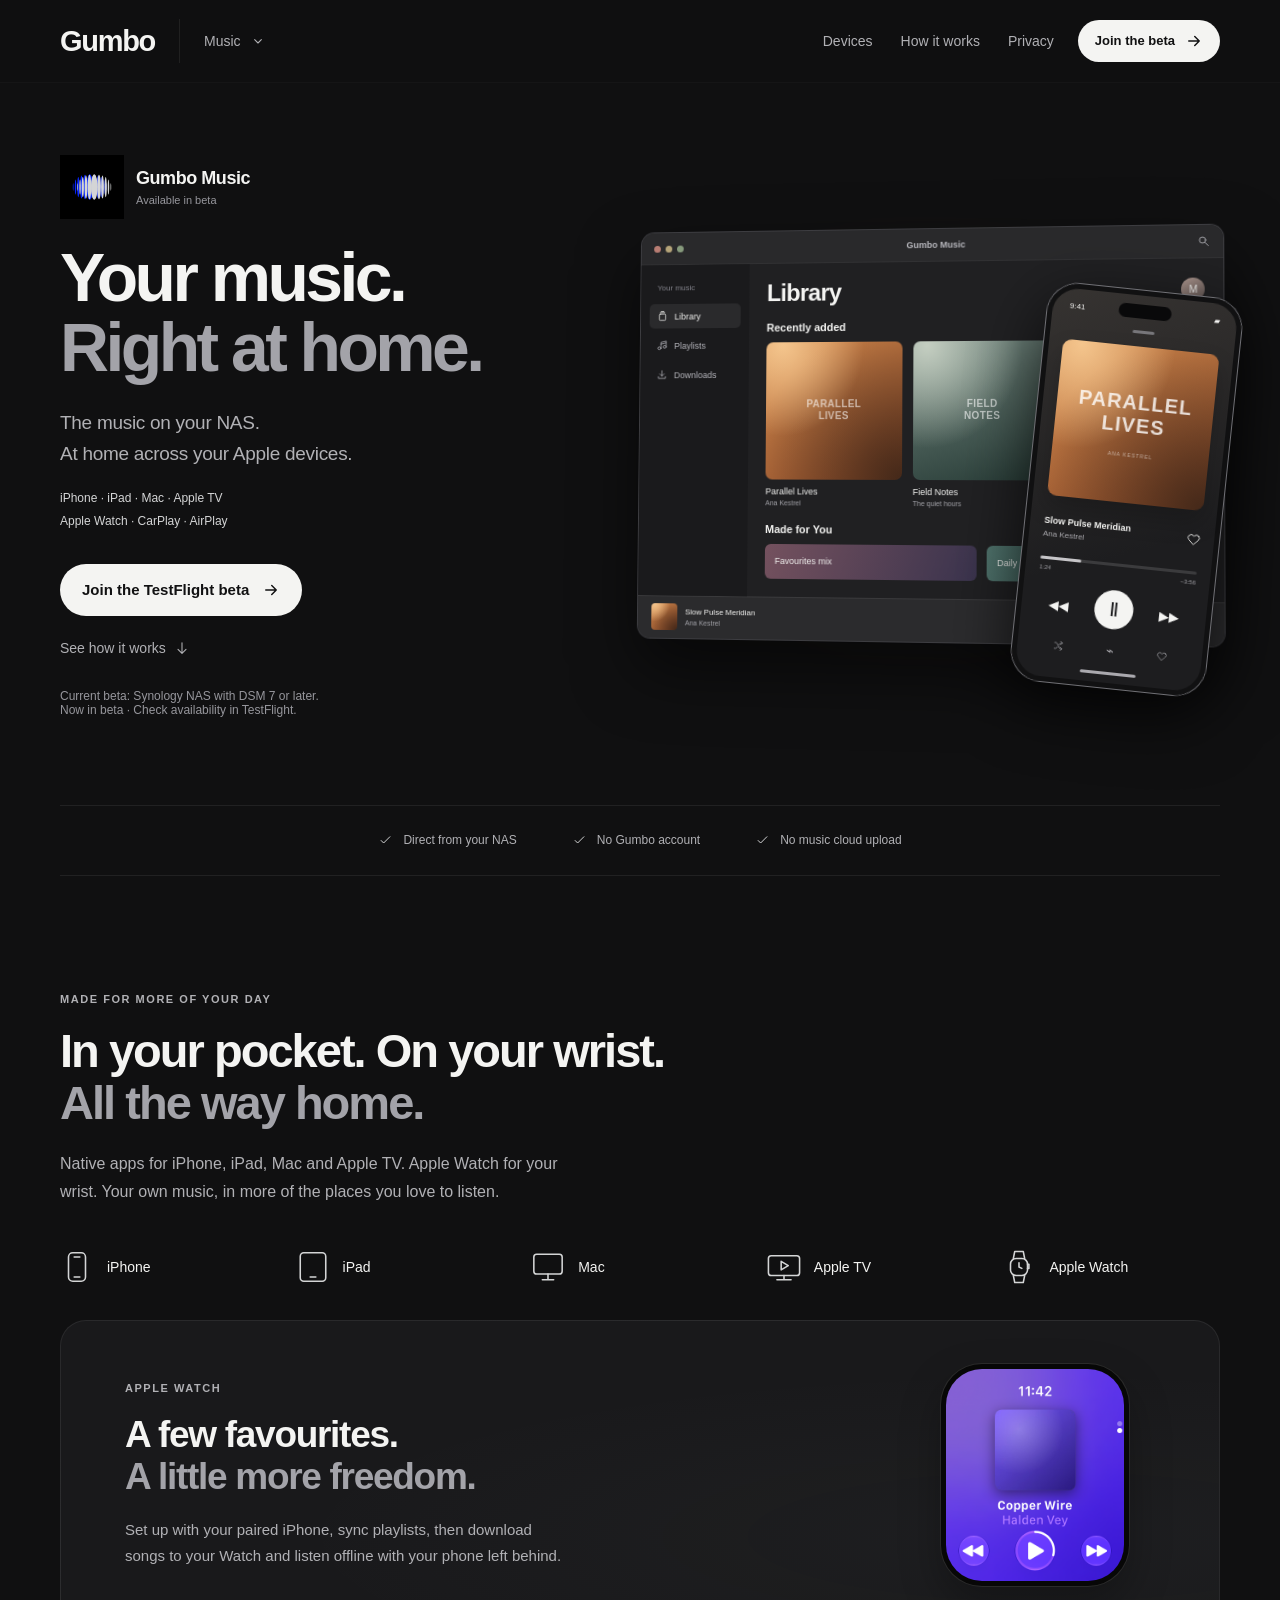
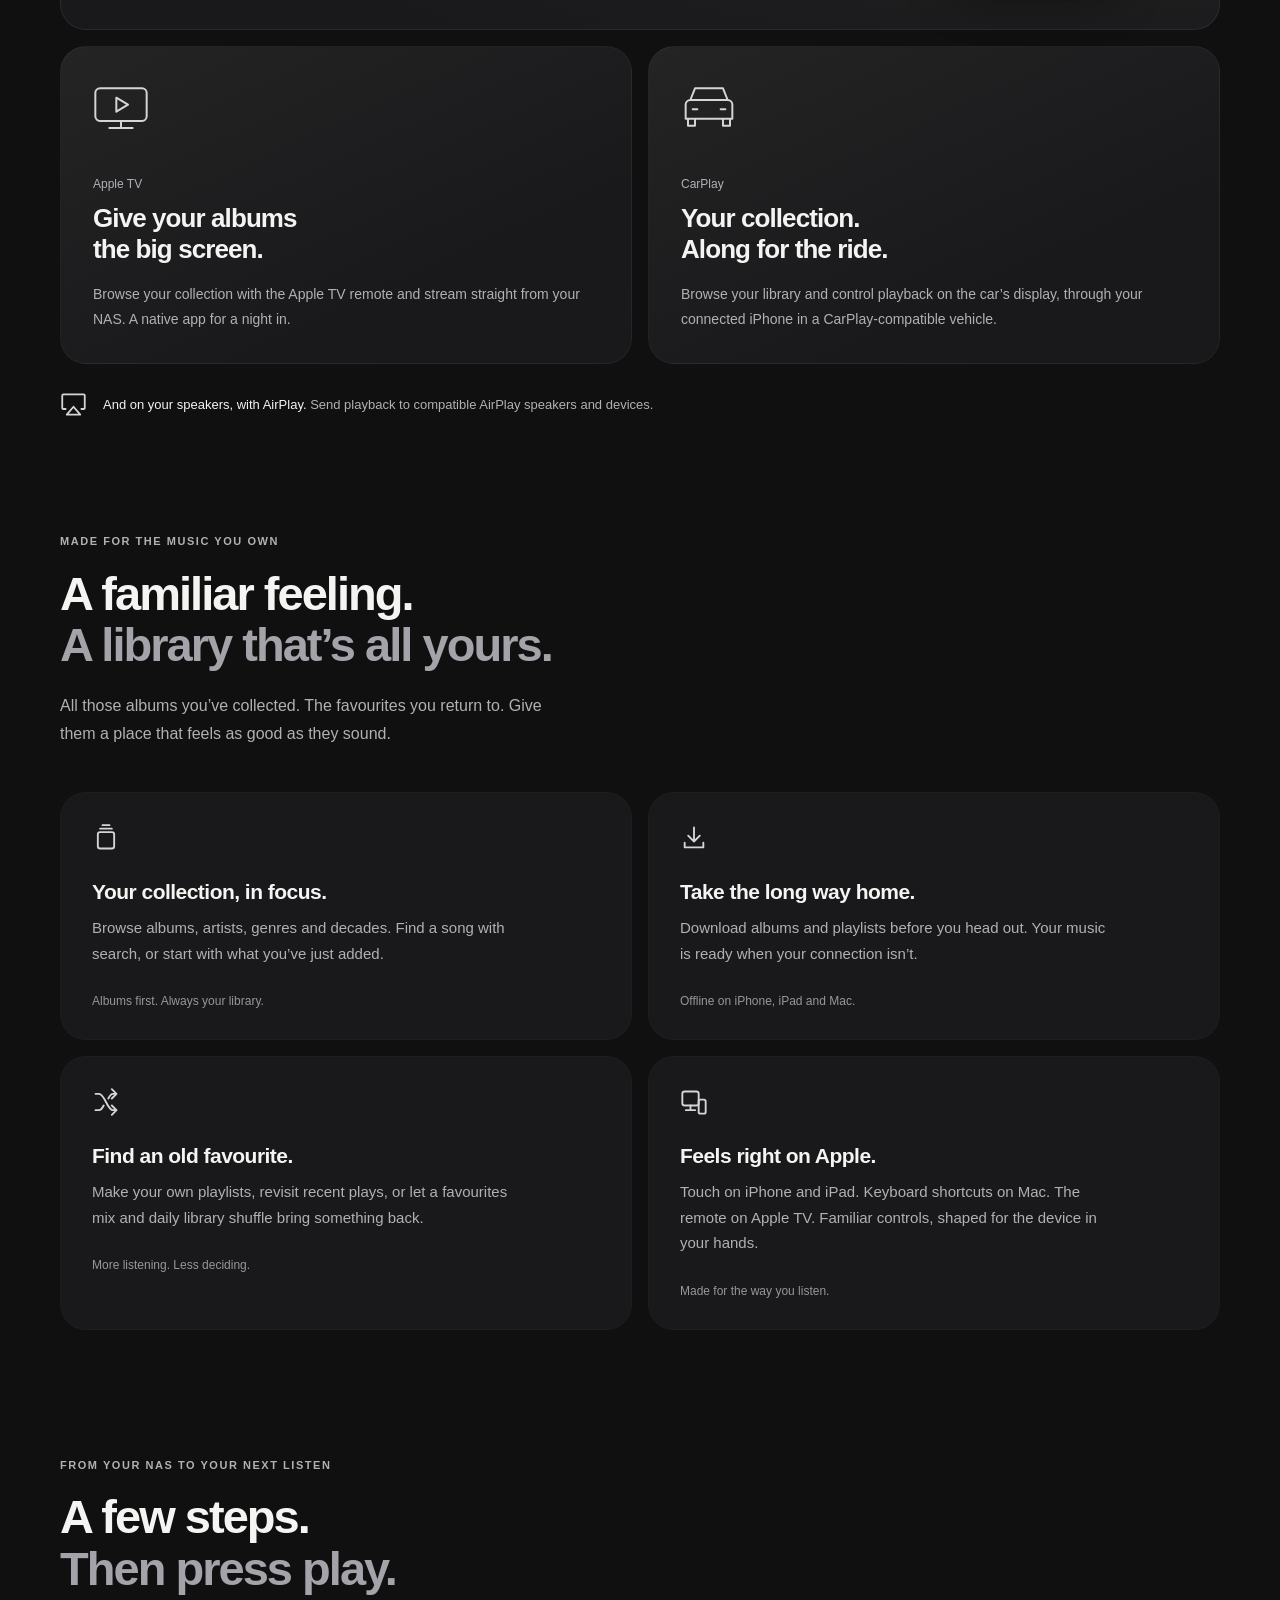
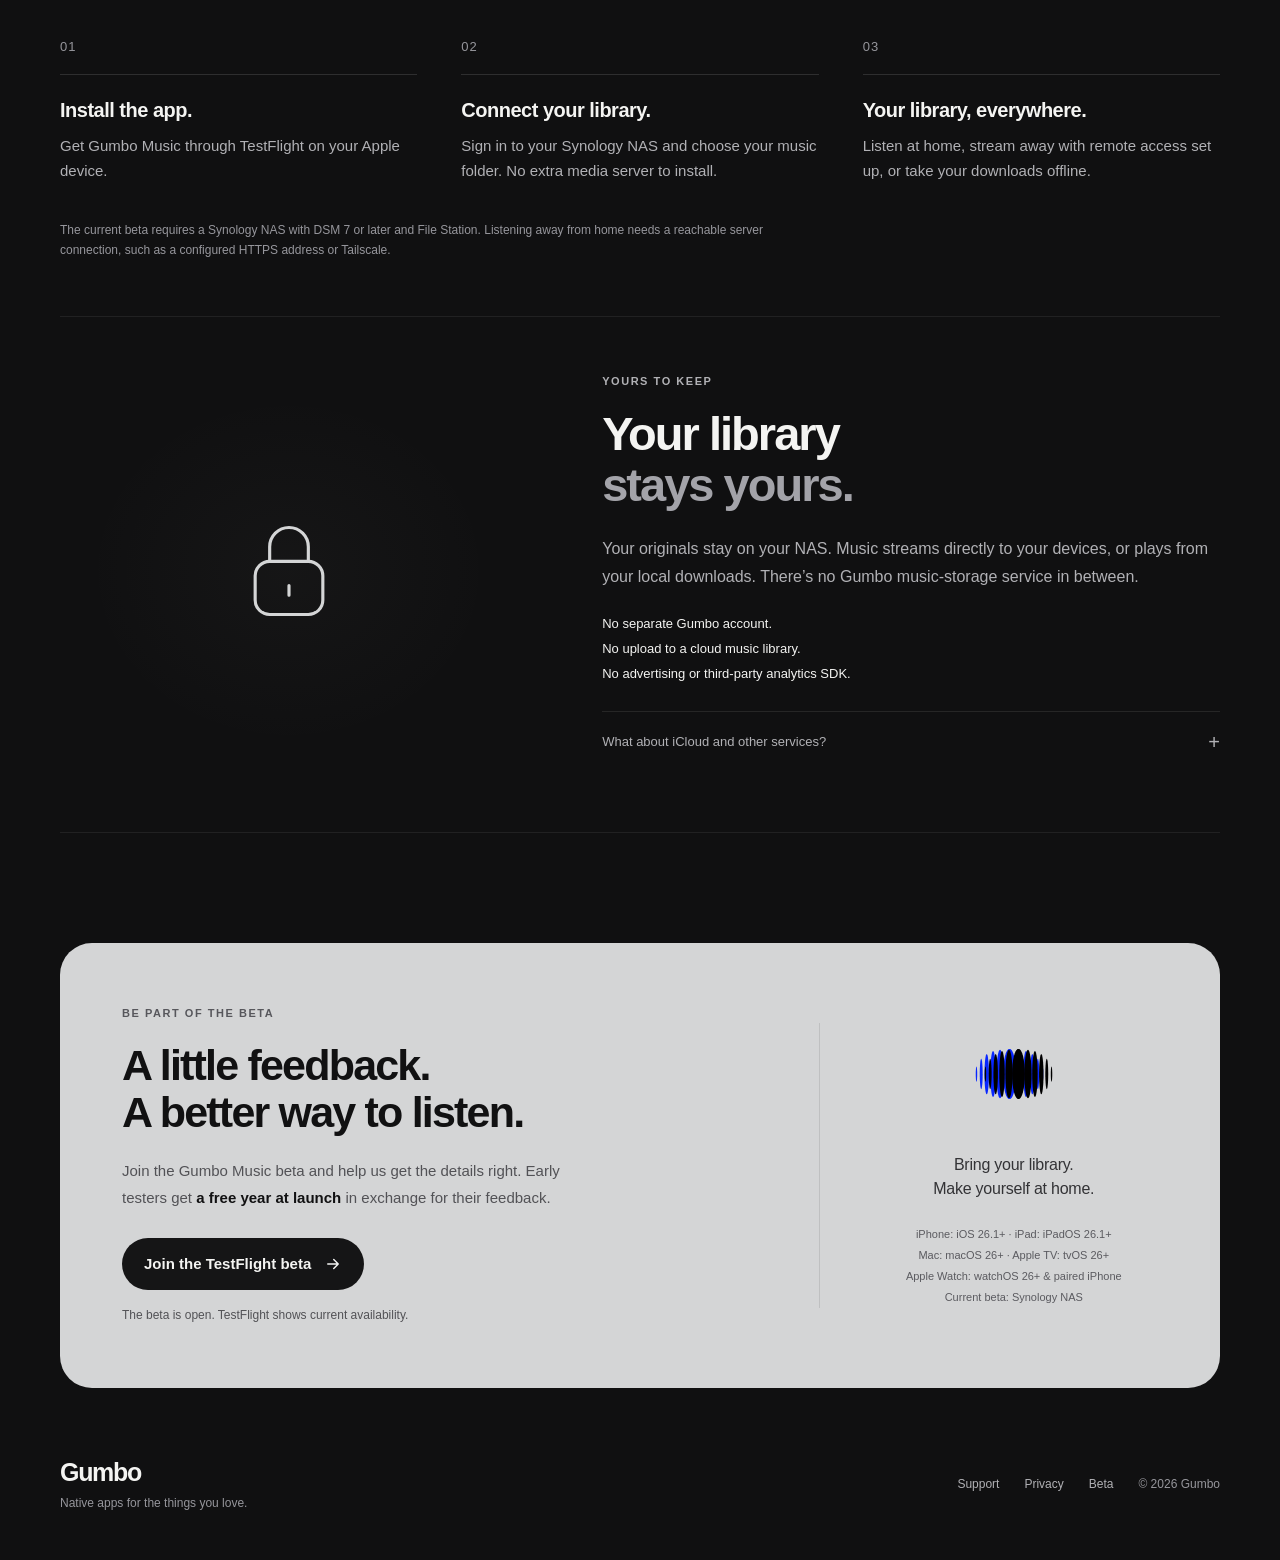
<file: website/index.html>
<!doctype html>
<html lang="en">
<head>
  <meta charset="utf-8">
  <meta name="viewport" content="width=device-width, initial-scale=1">

  <!-- BETA LINK — paste your public TestFlight URL between these quotes. Edit once. -->
  <script>const TESTFLIGHT_PUBLIC_LINK = "https://testflight.apple.com/join/GensWMTh";</script>

  <!-- PRODUCT SEO: GUMBO MUSIC — keep these static tags aligned with the product section below. -->
  <title>Gumbo Music — Your NAS music, across Apple devices</title>
  <meta name="description" content="Gumbo Music brings your NAS library to iPhone, iPad, Mac and Apple TV, with Apple Watch, CarPlay and AirPlay. Current beta supports Synology.">
  <link rel="canonical" href="https://gumbo.one/">
  <meta property="og:type" content="website">
  <meta property="og:site_name" content="Gumbo">
  <meta property="og:title" content="Gumbo Music — Your NAS music, across Apple devices">
  <meta property="og:description" content="Your own music, beautifully at home on iPhone, iPad, Mac and Apple TV. With Apple Watch, CarPlay and AirPlay. Current beta supports Synology NAS.">
  <meta property="og:url" content="https://gumbo.one/">
  <meta property="og:image" content="https://gumbo.one/assets/gumbo-music-social-v4.png">
  <meta property="og:image:secure_url" content="https://gumbo.one/assets/gumbo-music-social-v4.png">
  <meta property="og:image:type" content="image/png">
  <meta property="og:image:width" content="1200">
  <meta property="og:image:height" content="630">
  <meta property="og:image:alt" content="Gumbo Music — Your music. Your NAS. The blue and silver Gumbo Music mark on a dark background, with supported Apple devices listed below.">
  <meta name="twitter:card" content="summary_large_image">
  <meta name="twitter:title" content="Gumbo Music — Your NAS music, across Apple devices">
  <meta name="twitter:description" content="Your own music, beautifully at home on iPhone, iPad, Mac and Apple TV. With Apple Watch, CarPlay and AirPlay. Current beta supports Synology NAS.">
  <meta name="twitter:image" content="https://gumbo.one/assets/gumbo-music-social-v4.png">
  <meta name="twitter:image:alt" content="Gumbo Music — Your music. Your NAS. The blue and silver Gumbo Music mark on a dark background, with supported Apple devices listed below.">
  <!-- END PRODUCT SEO -->

  <meta name="theme-color" content="#101011">
  <meta name="color-scheme" content="dark">
  <link rel="icon" href="https://gumbo.one/favicon.ico" sizes="16x16 32x32 48x48" type="image/x-icon">
  <link rel="icon" href="https://gumbo.one/favicon.svg" sizes="any" type="image/svg+xml">
  <link rel="apple-touch-icon" href="https://gumbo.one/apple-touch-icon.png" sizes="180x180">
  <link rel="stylesheet" href="styles.css?v=20260921-2">
  <script src="site.js?v=20260921-2" defer></script>
  <noscript><style>.site-header { position: relative; }</style></noscript>
</head>
<body>
  <a class="skip-link" href="#product-music">Skip to content</a>
  <svg class="icon-definitions" xmlns="http://www.w3.org/2000/svg" aria-hidden="true">
    <symbol id="arrow" viewBox="0 0 24 24"><path d="M5 12h14m-6-6 6 6-6 6"/></symbol>
    <symbol id="arrow-down" viewBox="0 0 24 24"><path d="M12 4v16m-6-6 6 6 6-6"/></symbol>
    <symbol id="albums" viewBox="0 0 24 24"><rect x="5" y="7" width="14" height="14" rx="2"/><path d="M7 4h10M9 1h6"/></symbol>
    <symbol id="download" viewBox="0 0 24 24"><path d="M12 3v12m-5-5 5 5 5-5M4 16v4h16v-4"/></symbol>
    <symbol id="shuffle" viewBox="0 0 24 24"><path d="M3 5h3c5 0 7 14 12 14h3m-4-4 4 4-4 4M3 19h3c2 0 3-2 4-4m4-6c1-2 2-4 4-4h3m-4-4 4 4-4 4"/></symbol>
    <symbol id="devices-icon" viewBox="0 0 24 24"><rect x="2" y="3" width="14" height="12" rx="2"/><path d="M5 19h8m-4-4v4"/><rect x="16" y="10" width="6" height="12" rx="1.5"/></symbol>
    <symbol id="iphone" viewBox="0 0 24 24"><rect x="6" y="2" width="12" height="20" rx="3"/><path d="M10 5h4m-4 14h4"/></symbol>
    <symbol id="ipad" viewBox="0 0 24 24"><rect x="3" y="2" width="18" height="20" rx="2.5"/><path d="M10 19h4"/></symbol>
    <symbol id="mac" viewBox="0 0 24 24"><rect x="2" y="3" width="20" height="14" rx="2"/><path d="M8 21h8m-4-4v4"/></symbol>
    <symbol id="tv" viewBox="0 0 24 24"><rect x="1" y="4" width="22" height="14" rx="2"/><path d="M7 21h10m-5-3v3m-2-13 5 3-5 3Z"/></symbol>
    <symbol id="watch" viewBox="0 0 24 24"><rect x="6" y="6" width="12" height="12" rx="4"/><path d="m8 6 1-5h6l1 5m-8 12 1 5h6l1-5m-4-9v3l2 1m4-3h1v3h-1"/></symbol>
    <symbol id="car" viewBox="0 0 24 24"><path d="m4 9 2-5h12l2 5M4 9h16a2 2 0 0 1 2 2v6H2v-6a2 2 0 0 1 2-2Zm-1 8v3h3v-3m12 0v3h3v-3M5 13h2m10 0h2"/></symbol>
    <symbol id="airplay" viewBox="0 0 24 24"><path d="M5 16H3a1 1 0 0 1-1-1V4a1 1 0 0 1 1-1h18a1 1 0 0 1 1 1v11a1 1 0 0 1-1 1h-2M12 14l6 7H6Z"/></symbol>
    <symbol id="check" viewBox="0 0 24 24"><path d="m5 12 4 4L19 6"/></symbol>
    <symbol id="lock" viewBox="0 0 24 24"><rect x="5" y="10" width="14" height="11" rx="3"/><path d="M8 10V7a4 4 0 0 1 8 0v3m-4 5v2"/></symbol>
    <symbol id="heart" viewBox="0 0 24 24"><path d="M20.8 4.6a5.5 5.5 0 0 0-7.8 0L12 5.7l-1.1-1.1a5.5 5.5 0 0 0-7.8 7.8L12 21l8.8-8.6a5.5 5.5 0 0 0 0-7.8Z"/></symbol>
    <symbol id="search" viewBox="0 0 24 24"><circle cx="10" cy="10" r="6"/><path d="m15 15 6 6"/></symbol>
    <symbol id="music" viewBox="0 0 24 24"><path d="M9 18V5l12-3v13M9 9l12-3"/><ellipse cx="5.5" cy="18" rx="3.5" ry="3"/><ellipse cx="17.5" cy="15" rx="3.5" ry="3"/></symbol>
  </svg>

  <!-- SHARED GUMBO SHELL: keep the umbrella identity independent of a product. -->
  <header class="site-header">
    <nav class="nav container" aria-label="Main navigation">
      <a class="wordmark" href="./" aria-label="Gumbo home"><span>Gumbo</span></a>
      <details class="product-menu" name="site-navigation">
        <summary aria-label="Choose a Gumbo app, Music selected"><span>Music</span><svg class="icon" viewBox="0 0 24 24" aria-hidden="true"><path d="m7 10 5 5 5-5"/></svg></summary>
        <div class="product-menu-panel">
          <p class="product-menu-label">Apps by Gumbo</p>
          <a href="./" aria-current="page"><img src="assets/logo.svg" width="44" height="44" alt=""><span><strong>Gumbo Music</strong><small>Available in beta</small></span></a>
          <a href="film/"><img src="assets/film-logo.svg" width="44" height="44" alt=""><span><strong>Gumbo Film</strong><small>In development</small></span></a>
        </div>
      </details>
      <div class="nav-links"><a href="#devices">Devices</a><a href="#how-it-works">How it works</a><a href="#privacy">Privacy</a></div>
      <a class="button button-small header-beta" href="#beta" data-beta-link aria-describedby="header-beta-note beta-status">Join the beta <svg class="icon" aria-hidden="true"><use href="#arrow"/></svg></a>
      <details class="mobile-menu" name="site-navigation">
        <summary aria-label="Section menu"><svg class="icon menu-icon" viewBox="0 0 24 24" aria-hidden="true"><path d="M4 7h16M4 12h16M4 17h16"/></svg><svg class="icon close-icon" viewBox="0 0 24 24" aria-hidden="true"><path d="m6 6 12 12M6 18 18 6"/></svg></summary>
        <div class="mobile-menu-links"><a href="#devices">Devices</a><a href="#features">Features</a><a href="#how-it-works">How it works</a><a href="#privacy">Privacy</a><a href="#beta" data-beta-link>Join the beta</a></div>
      </details>
    </nav>
    <noscript>
      <p id="header-beta-note" class="no-script-note container">JavaScript is off. “Join the beta” takes you to beta details on this page. Enable JavaScript to open the TestFlight invitation.</p>
    </noscript>
  </header>

  <!-- ================================================================
       PRODUCT: GUMBO MUSIC
       Music product copy lives in this block. The shared Gumbo shell
       links to separate static product pages, including film/index.html.
       The required crawler-readable product SEO is marked in <head>.
       ================================================================ -->
  <main id="product-music" tabindex="-1">
    <section class="hero container" id="top" aria-labelledby="hero-title">
      <div class="hero-copy">
        <div class="product-identity"><img src="assets/logo.svg" width="64" height="64" alt=""><div><p class="product-name">Gumbo Music</p><p class="product-state">Available in beta</p></div></div>
        <h1 id="hero-title">Your music.<br><span class="soft-text">Right at home.</span></h1>
        <p class="hero-description">The music on your NAS.<br> At home across your Apple devices.</p>
        <p class="hero-platforms">iPhone · iPad · Mac · Apple TV<br> Apple Watch · CarPlay · AirPlay</p>
        <div class="hero-actions">
          <a class="button" href="#beta" data-beta-link>Join the TestFlight beta <svg class="icon" aria-hidden="true"><use href="#arrow"/></svg></a>
          <a class="text-link" href="#how-it-works">See how it works <svg class="icon" aria-hidden="true"><use href="#arrow-down"/></svg></a>
        </div>
        <p class="hero-note">Current beta: Synology NAS with DSM 7 or later.<br> Now in beta · Check availability in TestFlight.</p>
      </div>

      <figure class="product-preview" aria-label="Gumbo Music interface illustrations on Mac and iPhone">
        <div class="preview-glow" aria-hidden="true"></div>
        <!-- SCREENSHOT SLOT 1: replace .desktop-preview with an image of the Mac library.
             Keep class="desktop-preview product-screenshot" and add useful alt text. -->
        <div class="desktop-preview" aria-hidden="true">
          <div class="window-bar"><span class="window-dots"><i></i><i></i><i></i></span><span>Gumbo Music</span><svg class="icon"><use href="#search"/></svg></div>
          <div class="desktop-content">
            <aside class="mock-sidebar">
              <span class="sidebar-heading">Your music</span>
              <span class="sidebar-item active"><svg class="icon"><use href="#albums"/></svg> Library</span>
              <span class="sidebar-item"><svg class="icon"><use href="#music"/></svg> Playlists</span>
              <span class="sidebar-item"><svg class="icon"><use href="#download"/></svg> Downloads</span>
            </aside>
            <div class="mock-library">
              <div class="mock-title"><strong>Library</strong><span class="mock-profile">M</span></div>
              <p class="mock-section-title">Recently added</p>
              <div class="album-grid">
                <div><div class="album-art art-amber"><span>PARALLEL<br>LIVES</span></div><b>Parallel Lives</b><small>Ana Kestrel</small></div>
                <div><div class="album-art art-sage"><span>FIELD<br>NOTES</span></div><b>Field Notes</b><small>The quiet hours</small></div>
                <div><div class="album-art art-rose"><span>AFTER<br>HOURS</span></div><b>After Hours</b><small>A little longer</small></div>
              </div>
              <p class="mock-section-title second-shelf">Made for You <span>View all</span></p>
              <div class="mock-mixes"><span class="mix-plum">Favourites mix</span><span class="mix-teal">Daily shuffle</span></div>
            </div>
          </div>
          <div class="mini-player"><span class="mini-art art-amber"></span><span><b>Slow Pulse Meridian</b><small>Ana Kestrel</small></span><span class="mini-transport">Ⅱ&nbsp;&nbsp; ▸▸</span><span class="mini-volume"></span></div>
        </div>
        <!-- SCREENSHOT SLOT 2: replace .phone-preview with an iPhone Now Playing screenshot.
             Keep class="phone-preview product-screenshot" and add useful alt text. -->
        <div class="phone-preview" aria-hidden="true">
          <div class="phone-top"><span>9:41</span><i></i><span>▰</span></div>
          <span class="sheet-handle"></span>
          <div class="phone-art art-amber"><span>PARALLEL<br>LIVES</span><small>ANA KESTREL</small></div>
          <div class="phone-track"><strong>Slow Pulse Meridian</strong><span>Ana Kestrel</span><svg class="icon"><use href="#heart"/></svg></div>
          <div class="track-timeline"><span></span></div><div class="track-time"><span>1:24</span><span>−3:56</span></div>
          <div class="phone-transport"><span>◂◂</span><span class="play-circle">Ⅱ</span><span>▸▸</span></div>
          <div class="phone-bottom"><svg class="icon"><use href="#shuffle"/></svg><span>⌁</span><svg class="icon"><use href="#heart"/></svg></div>
          <span class="home-indicator"></span>
        </div>
      </figure>
    </section>

    <div class="promise-strip container" role="group" aria-label="Gumbo Music at a glance">
      <span><svg class="icon" aria-hidden="true"><use href="#check"/></svg> Direct from your NAS</span>
      <span><svg class="icon" aria-hidden="true"><use href="#check"/></svg> No Gumbo account</span>
      <span><svg class="icon" aria-hidden="true"><use href="#check"/></svg> No music cloud upload</span>
    </div>

    <section class="section devices-section container" id="devices" aria-labelledby="devices-title">
      <div class="section-heading">
        <p class="eyebrow">Made for more of your day</p>
        <h2 id="devices-title">In your pocket. On your wrist.<br><span class="soft-text">All the way home.</span></h2>
        <p>Native apps for iPhone, iPad, Mac and Apple TV. Apple Watch for your wrist. Your own music, in more of the places you love to listen.</p>
      </div>
      <ul class="device-lineup" role="list" aria-label="Supported Apple platforms">
        <li><svg class="icon" aria-hidden="true"><use href="#iphone"/></svg><span>iPhone</span></li>
        <li><svg class="icon" aria-hidden="true"><use href="#ipad"/></svg><span>iPad</span></li>
        <li><svg class="icon" aria-hidden="true"><use href="#mac"/></svg><span>Mac</span></li>
        <li><svg class="icon" aria-hidden="true"><use href="#tv"/></svg><span>Apple TV</span></li>
        <li><svg class="icon" aria-hidden="true"><use href="#watch"/></svg><span>Apple Watch</span></li>
      </ul>
      <article class="watch-spotlight" aria-labelledby="watch-title">
        <div class="watch-copy">
          <p class="eyebrow">Apple Watch</p>
          <h3 id="watch-title">A few favourites.<br><span class="soft-text">A little more freedom.</span></h3>
          <p>Set up with your paired iPhone, sync playlists, then download songs to your Watch and listen offline with your phone left behind.</p>
        </div>
        <figure class="watch-app-preview">
          <img src="assets/gumbo-watch-player-artwork.png" width="416" height="496" loading="lazy" alt="Gumbo Music’s Apple Watch player, showing the Nocturne Drift album cover, Copper Wire by Halden Vey and playback controls.">
        </figure>
      </article>
      <div class="device-grid">
        <article class="device-card">
          <svg class="icon" aria-hidden="true"><use href="#tv"/></svg>
          <p class="device-label">Apple TV</p><h3>Give your albums<br>the big screen.</h3>
          <p>Browse your collection with the Apple TV remote and stream straight from your NAS. A native app for a night in.</p>
        </article>
        <article class="device-card">
          <svg class="icon" aria-hidden="true"><use href="#car"/></svg>
          <p class="device-label">CarPlay</p><h3>Your collection.<br>Along for the ride.</h3>
          <p>Browse your library and control playback on the car’s display, through your connected iPhone in a CarPlay-compatible vehicle.</p>
        </article>
      </div>
      <div class="airplay-note"><svg class="icon" aria-hidden="true"><use href="#airplay"/></svg><p><strong>And on your speakers, with AirPlay.</strong> Send playback to compatible AirPlay speakers and devices.</p></div>
    </section>

    <section class="section container" id="features" aria-labelledby="features-title">
      <div class="section-heading">
        <p class="eyebrow">Made for the music you own</p>
        <h2 id="features-title">A familiar feeling.<br><span class="soft-text">A library that’s all yours.</span></h2>
        <p>All those albums you’ve collected. The favourites you return to. Give them a place that feels as good as they sound.</p>
      </div>
      <div class="feature-grid">
        <article class="feature-card"><svg class="feature-icon icon" aria-hidden="true"><use href="#albums"/></svg><h3>Your collection, in focus.</h3><p>Browse albums, artists, genres and decades. Find a song with search, or start with what you’ve just added.</p><span class="card-note">Albums first. Always your library.</span></article>
        <article class="feature-card"><svg class="feature-icon icon" aria-hidden="true"><use href="#download"/></svg><h3>Take the long way home.</h3><p>Download albums and playlists before you head out. Your music is ready when your connection isn’t.</p><span class="card-note">Offline on iPhone, iPad and Mac.</span></article>
        <article class="feature-card"><svg class="feature-icon icon" aria-hidden="true"><use href="#shuffle"/></svg><h3>Find an old favourite.</h3><p>Make your own playlists, revisit recent plays, or let a favourites mix and daily library shuffle bring something back.</p><span class="card-note">More listening. Less deciding.</span></article>
        <article class="feature-card"><svg class="feature-icon icon" aria-hidden="true"><use href="#devices-icon"/></svg><h3>Feels right on Apple.</h3><p>Touch on iPhone and iPad. Keyboard shortcuts on Mac. The remote on Apple TV. Familiar controls, shaped for the device in your hands.</p><span class="card-note">Made for the way you listen.</span></article>
      </div>
    </section>

    <section class="section how-section container" id="how-it-works" aria-labelledby="how-title">
      <div class="section-heading compact-heading"><p class="eyebrow">From your NAS to your next listen</p><h2 id="how-title">A few steps.<br><span class="soft-text">Then press play.</span></h2></div>
      <ol class="steps" role="list">
        <li><span class="step-number" aria-hidden="true">01</span><h3>Install the app.</h3><p>Get Gumbo Music through TestFlight on your Apple device.</p></li>
        <li><span class="step-number" aria-hidden="true">02</span><h3>Connect your library.</h3><p>Sign in to your Synology NAS and choose your music folder. No extra media server to install.</p></li>
        <li><span class="step-number" aria-hidden="true">03</span><h3>Your library, everywhere.</h3><p>Listen at home, stream away with remote access set up, or take your downloads offline.</p></li>
      </ol>
      <p class="setup-note">The current beta requires a Synology NAS with DSM 7 or later and File Station. Listening away from home needs a reachable server connection, such as a configured HTTPS address or Tailscale.</p>
    </section>

    <section class="privacy-section container" id="privacy" aria-labelledby="privacy-title">
      <div class="privacy-mark" aria-hidden="true"><svg class="icon"><use href="#lock"/></svg></div>
      <div class="privacy-copy"><p class="eyebrow">Yours to keep</p><h2 id="privacy-title">Your library<br><span class="soft-text">stays yours.</span></h2><p class="privacy-lead">Your originals stay on your NAS. Music streams directly to your devices, or plays from your local downloads. There’s no Gumbo music-storage service in between.</p><div class="privacy-promises"><span>No separate Gumbo account.</span><span>No upload to a cloud music library.</span><span>No advertising or third-party analytics SDK.</span></div>
        <details class="privacy-details"><summary>What about iCloud and other services?<span aria-hidden="true">+</span></summary><div><p>Gumbo uses iCloud to sync profiles, playlists, favourites and listening data—not music files. Family sharing can also include NAS connection details.</p><p>If you choose genre suggestions, album and artist names are sent to Apple’s music catalogue. That optional lookup does not send your audio. Your existing NAS account is used to access your library.</p><p>Apple shares beta usage and crash information with the developer. Feedback you submit may also include screenshots and contact details. Read the <a href="privacy/">full privacy policy</a> for details about the app and this website.</p></div></details>
      </div>
    </section>

    <section class="beta-section container" id="beta" tabindex="-1" aria-labelledby="beta-title">
      <div class="beta-card">
        <div class="beta-copy"><p class="eyebrow">Be part of the beta</p><h2 id="beta-title">A little feedback.<br>A better way to listen.</h2><p>Join the Gumbo Music beta and help us get the details right. Early testers get <strong>a free year at launch</strong> in exchange for their feedback.</p><a class="button button-dark" href="#beta" data-beta-link>Join the TestFlight beta <svg class="icon" aria-hidden="true"><use href="#arrow"/></svg></a><p id="beta-status" class="beta-status" role="status" tabindex="-1">The beta is open. TestFlight shows current availability.</p><noscript><p class="beta-status">JavaScript is needed to open a configured TestFlight invitation. You can still browse the complete page.</p></noscript></div>
        <div class="beta-aside"><span class="beta-icon"><img src="assets/logo-on-light.svg" width="112" height="112" alt="Gumbo Music mark" loading="lazy"></span><p>Bring your library.<br>Make yourself at home.</p><span class="beta-requirements">iPhone: iOS 26.1+ · iPad: iPadOS 26.1+<br>Mac: macOS 26+ · Apple TV: tvOS 26+<br>Apple Watch: watchOS 26+ & paired iPhone<br>Current beta: Synology NAS</span></div>
      </div>
    </section>
  </main>
  <!-- END PRODUCT: GUMBO MUSIC -->

  <footer class="site-footer container"><div><a class="wordmark footer-wordmark" href="#top"><span>Gumbo</span></a><p>Native apps for the things you love.</p></div><div class="footer-links"><a href="support/">Support</a><a href="privacy/">Privacy</a><a href="#beta">Beta</a><span>© 2026 Gumbo</span></div></footer>
</body>
</html>
</file>
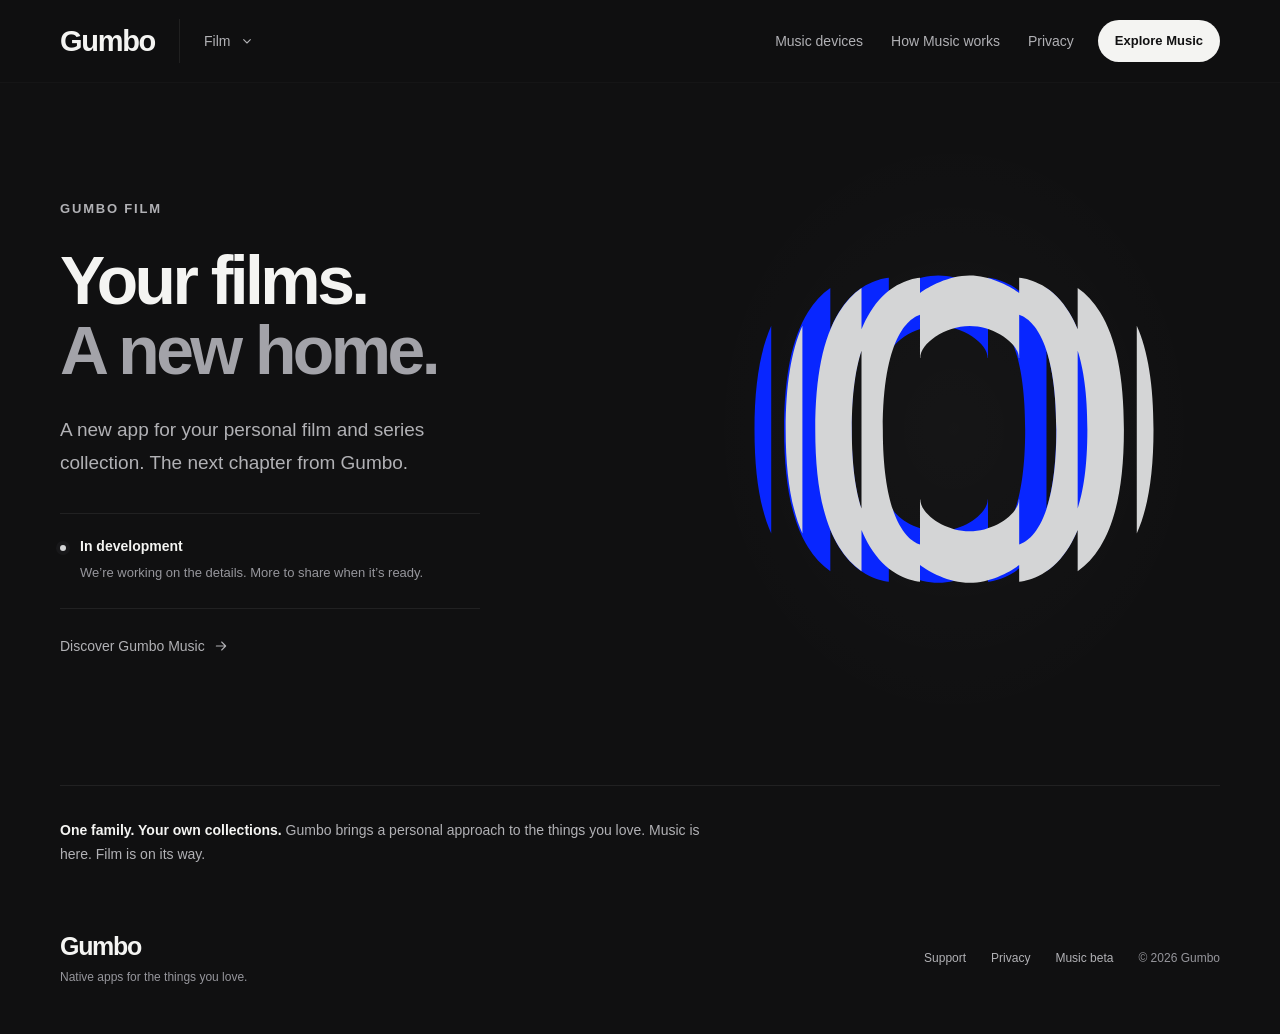
<file: website/film/index.html>
<!doctype html>
<html lang="en">
<head>
  <meta charset="utf-8">
  <meta name="viewport" content="width=device-width, initial-scale=1">


  <!-- PRODUCT SEO: GUMBO FILM — keep these static tags aligned with the product section below. -->
  <title>Gumbo Film — In development</title>
  <meta name="description" content="Gumbo Film is in development. A new home for your personal film and series collection, from Gumbo.">
  <link rel="canonical" href="https://gumbo.one/film/">
  <meta property="og:type" content="website">
  <meta property="og:site_name" content="Gumbo">
  <meta property="og:title" content="Gumbo Film — In development">
  <meta property="og:description" content="Gumbo Film is in development. A new home for your personal film and series collection, from Gumbo.">
  <meta property="og:url" content="https://gumbo.one/film/">
  <meta property="og:image" content="https://gumbo.one/assets/gumbo-film-social-v1.png">
  <meta property="og:image:secure_url" content="https://gumbo.one/assets/gumbo-film-social-v1.png">
  <meta property="og:image:type" content="image/png">
  <meta property="og:image:width" content="1200">
  <meta property="og:image:height" content="630">
  <meta property="og:image:alt" content="Gumbo Film — Films and series. In development. The blue and silver Gumbo Film mark on a dark background.">
  <meta name="twitter:card" content="summary_large_image">
  <meta name="twitter:title" content="Gumbo Film — In development">
  <meta name="twitter:description" content="Gumbo Film is in development. A new home for your personal film and series collection, from Gumbo.">
  <meta name="twitter:image" content="https://gumbo.one/assets/gumbo-film-social-v1.png">
  <meta name="twitter:image:alt" content="Gumbo Film — Films and series. In development. The blue and silver Gumbo Film mark on a dark background.">
  <!-- END PRODUCT SEO -->

  <meta name="theme-color" content="#101011">
  <meta name="color-scheme" content="dark">
  <link rel="icon" href="https://gumbo.one/film/favicon.ico" sizes="16x16 32x32 48x48" type="image/x-icon">
  <link rel="icon" href="https://gumbo.one/film/favicon.svg" sizes="any" type="image/svg+xml">
  <link rel="apple-touch-icon" href="https://gumbo.one/film/apple-touch-icon.png" sizes="180x180">
  <link rel="stylesheet" href="../styles.css?v=20260921-2">
  <script src="../site.js?v=20260921-2" defer></script>
  <noscript><style>.site-header { position: relative; }</style></noscript>
</head>
<body class="film-page">
  <a class="skip-link" href="#product-film">Skip to content</a>
  <!-- SHARED GUMBO SHELL: the umbrella brand uses its name, not a product logo. -->
  <header class="site-header">
    <nav class="nav container" aria-label="Main navigation">
      <a class="wordmark" href="../" aria-label="Gumbo home"><span>Gumbo</span></a>
      <details class="product-menu" name="site-navigation">
        <summary aria-label="Choose a Gumbo app, Film selected"><span>Film</span><svg class="icon" viewBox="0 0 24 24" aria-hidden="true"><path d="m7 10 5 5 5-5"/></svg></summary>
        <div class="product-menu-panel">
          <p class="product-menu-label">Apps by Gumbo</p>
          <a href="../"><img src="../assets/logo.svg" width="44" height="44" alt=""><span><strong>Gumbo Music</strong><small>Available in beta</small></span></a>
          <a href="../film/" aria-current="page"><img src="../assets/film-logo.svg" width="44" height="44" alt=""><span><strong>Gumbo Film</strong><small>In development</small></span></a>
        </div>
      </details>
      <div class="nav-links"><a href="../#devices">Music devices</a><a href="../#how-it-works">How Music works</a><a href="../privacy/">Privacy</a></div>
      <a class="button button-small header-beta" href="../">Explore Music</a>
      <details class="mobile-menu" name="site-navigation">
        <summary aria-label="Section menu"><svg class="icon menu-icon" viewBox="0 0 24 24" aria-hidden="true"><path d="M4 7h16M4 12h16M4 17h16"/></svg><svg class="icon close-icon" viewBox="0 0 24 24" aria-hidden="true"><path d="m6 6 12 12M6 18 18 6"/></svg></summary>
        <div class="mobile-menu-links"><a href="../#devices">Music devices</a><a href="../#features">Music features</a><a href="../#how-it-works">How Music works</a><a href="../privacy/">Privacy</a><a href="../#beta">Music beta</a></div>
      </details>
    </nav>
  </header>
  <!-- PRODUCT: GUMBO FILM — future product details belong here, when confirmed. -->
  <main id="product-film" tabindex="-1">
    <section class="film-hero container" aria-labelledby="film-title">
      <div class="film-copy">
        <p class="eyebrow film-product-name">Gumbo Film</p>
        <h1 id="film-title">Your films.<br><span class="soft-text">A new home.</span></h1>
        <p class="film-description">A new app for your personal film and series collection. The next chapter from Gumbo.</p>
        <div class="development-note"><span class="status-dot" aria-hidden="true"></span><p><strong>In development</strong><span>We’re working on the details. More to share when it’s ready.</span></p></div>
        <a class="text-link" href="../">Discover Gumbo Music <svg class="icon" viewBox="0 0 24 24" aria-hidden="true"><path d="M5 12h14m-6-6 6 6-6 6"/></svg></a>
      </div>
      <div class="film-art"><img src="../assets/film-logo.svg" width="480" height="480" alt="Gumbo Film mark"></div>
    </section>
    <div class="family-note container"><p><strong>One family. Your own collections.</strong> Gumbo brings a personal approach to the things you love. Music is here. Film is on its way.</p></div>
  </main>
  <!-- END PRODUCT: GUMBO FILM -->
  <footer class="site-footer container"><div><a class="wordmark footer-wordmark" href="../"><span>Gumbo</span></a><p>Native apps for the things you love.</p></div><div class="footer-links"><a href="../support/">Support</a><a href="../privacy/">Privacy</a><a href="../#beta">Music beta</a><span>© 2026 Gumbo</span></div></footer>
</body>
</html>
</file>
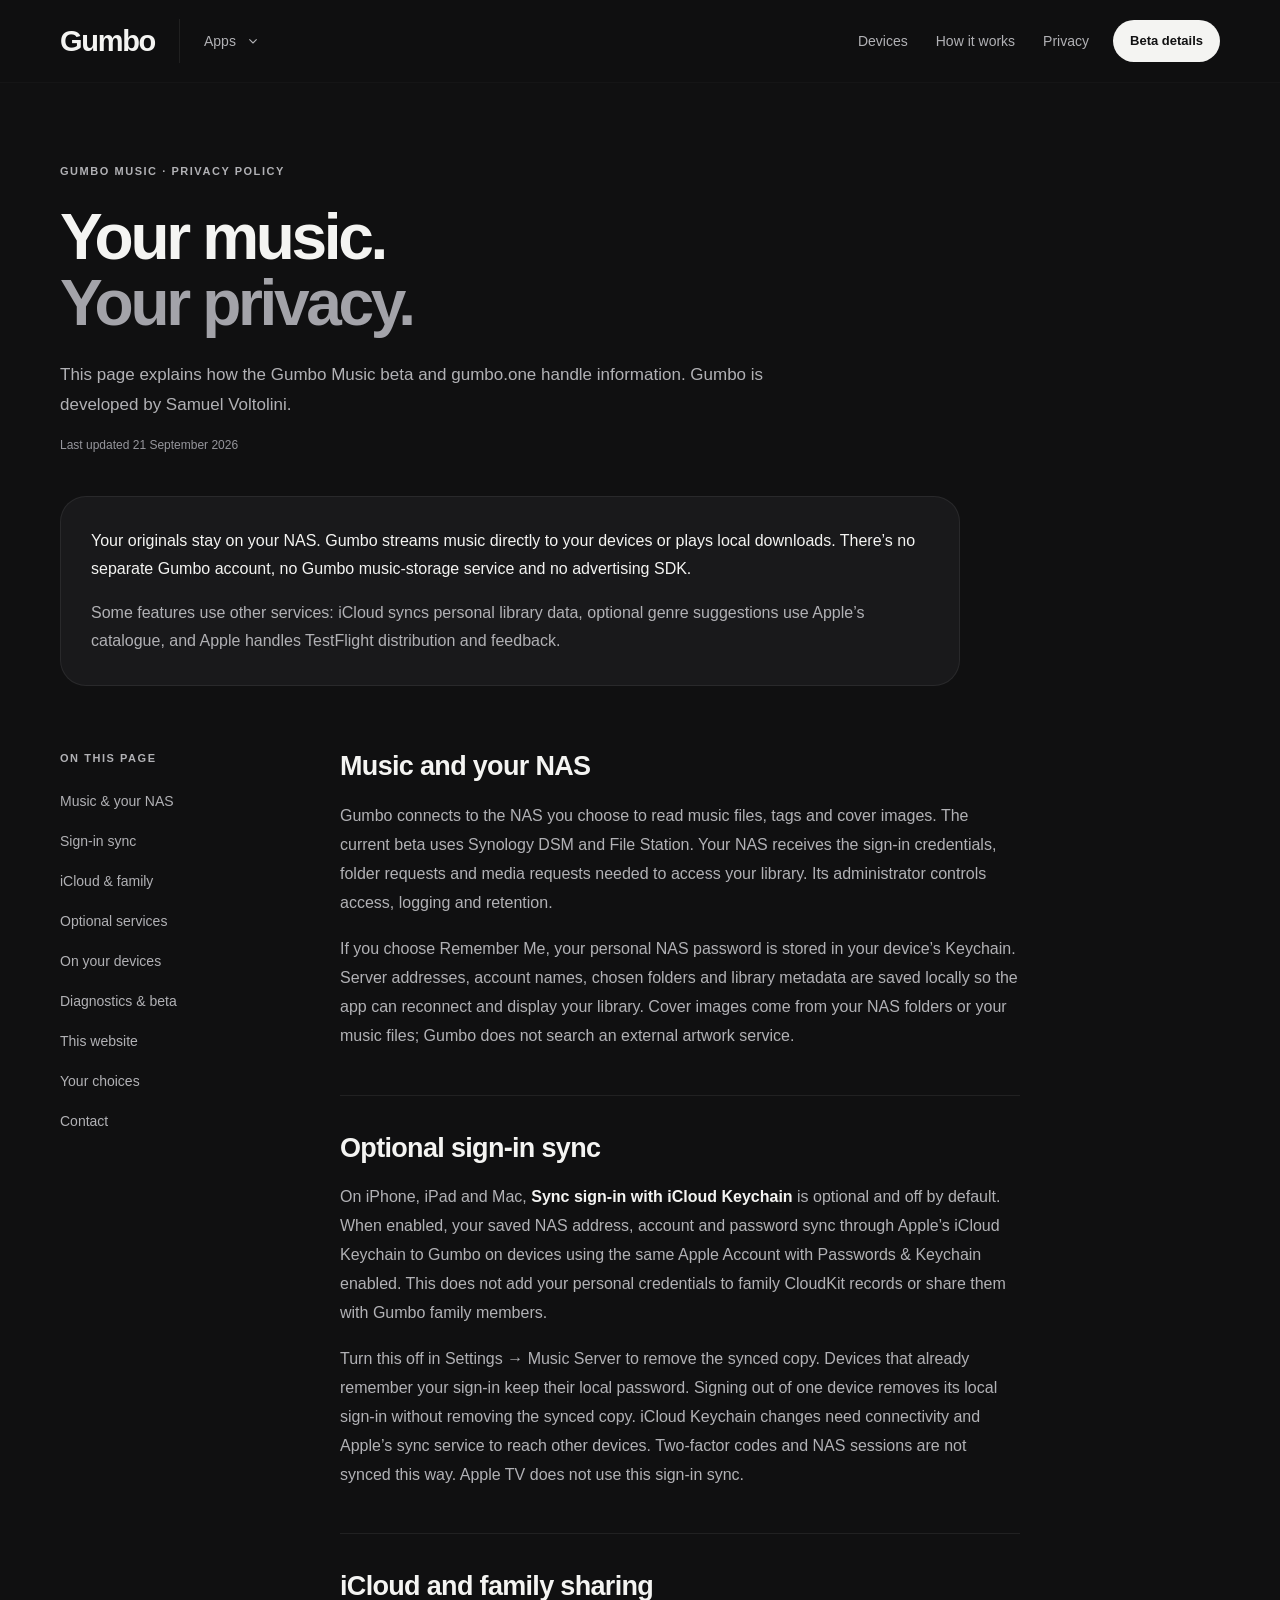
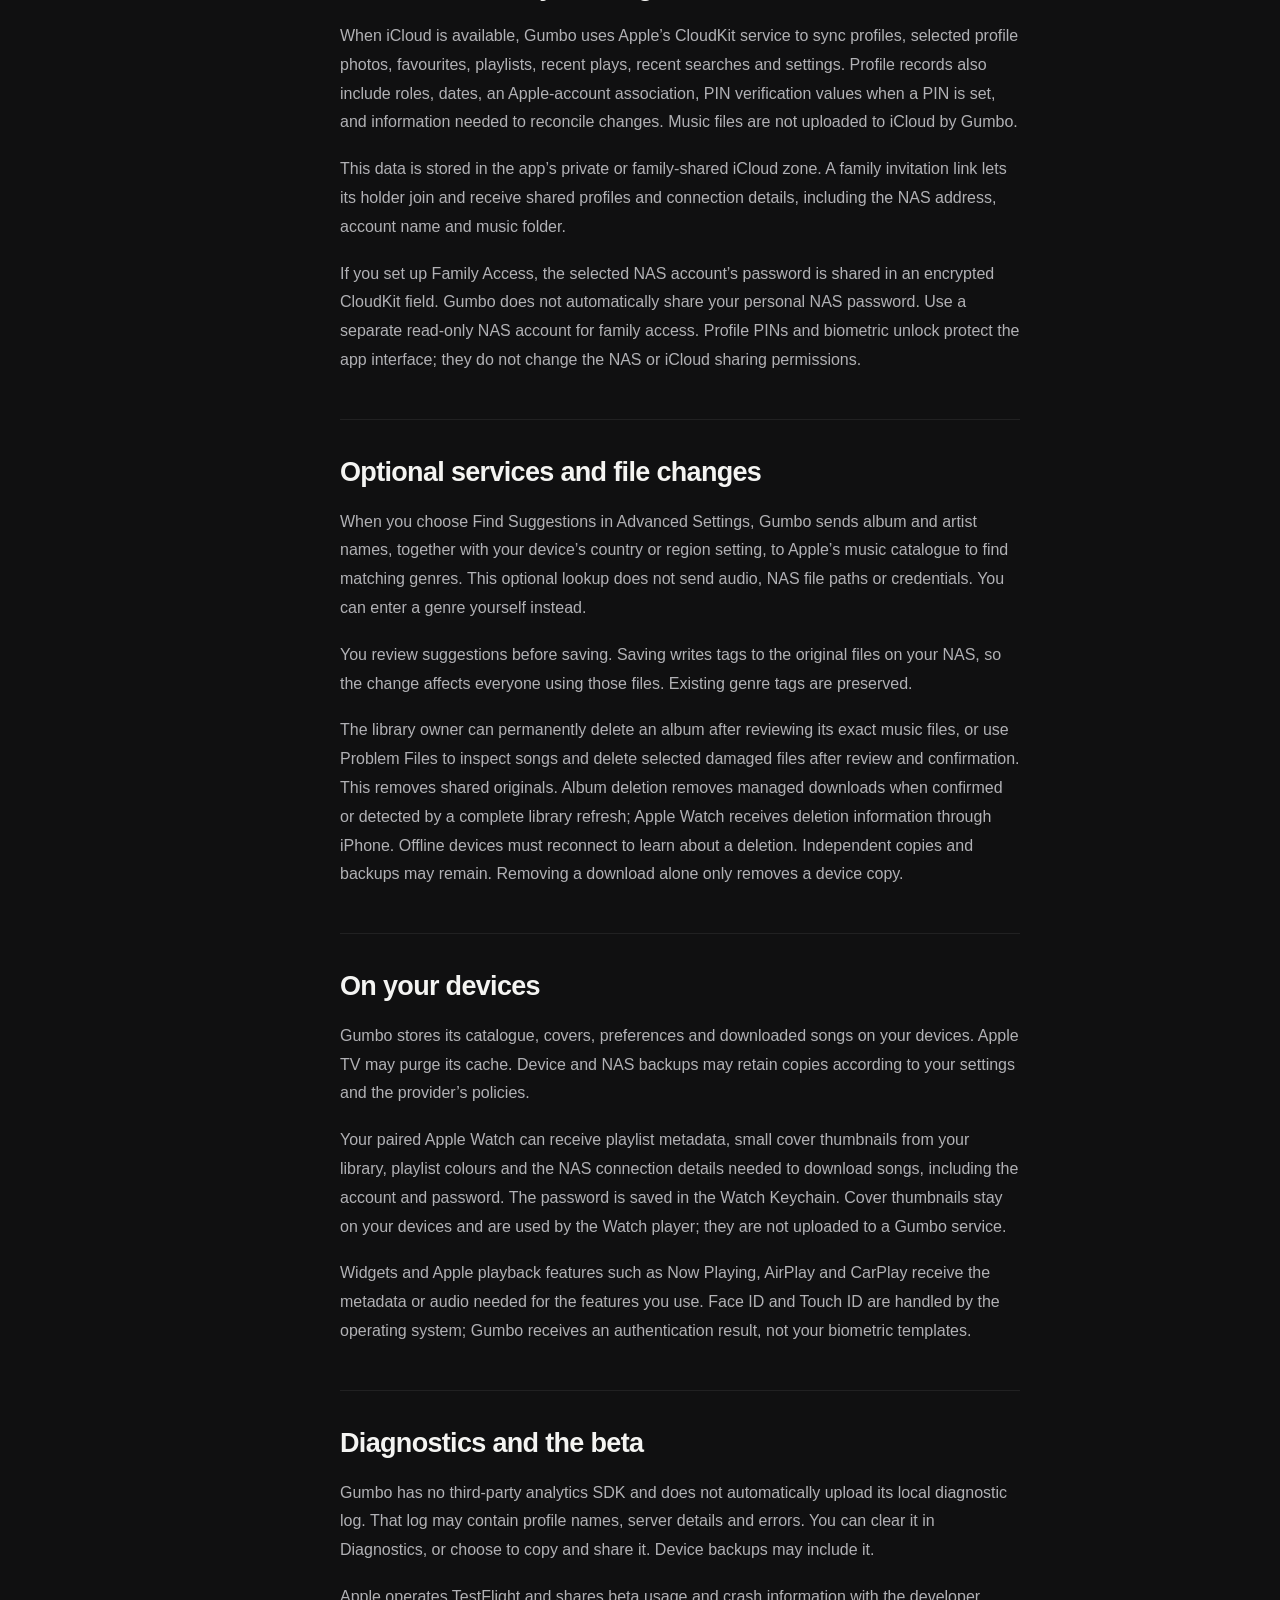
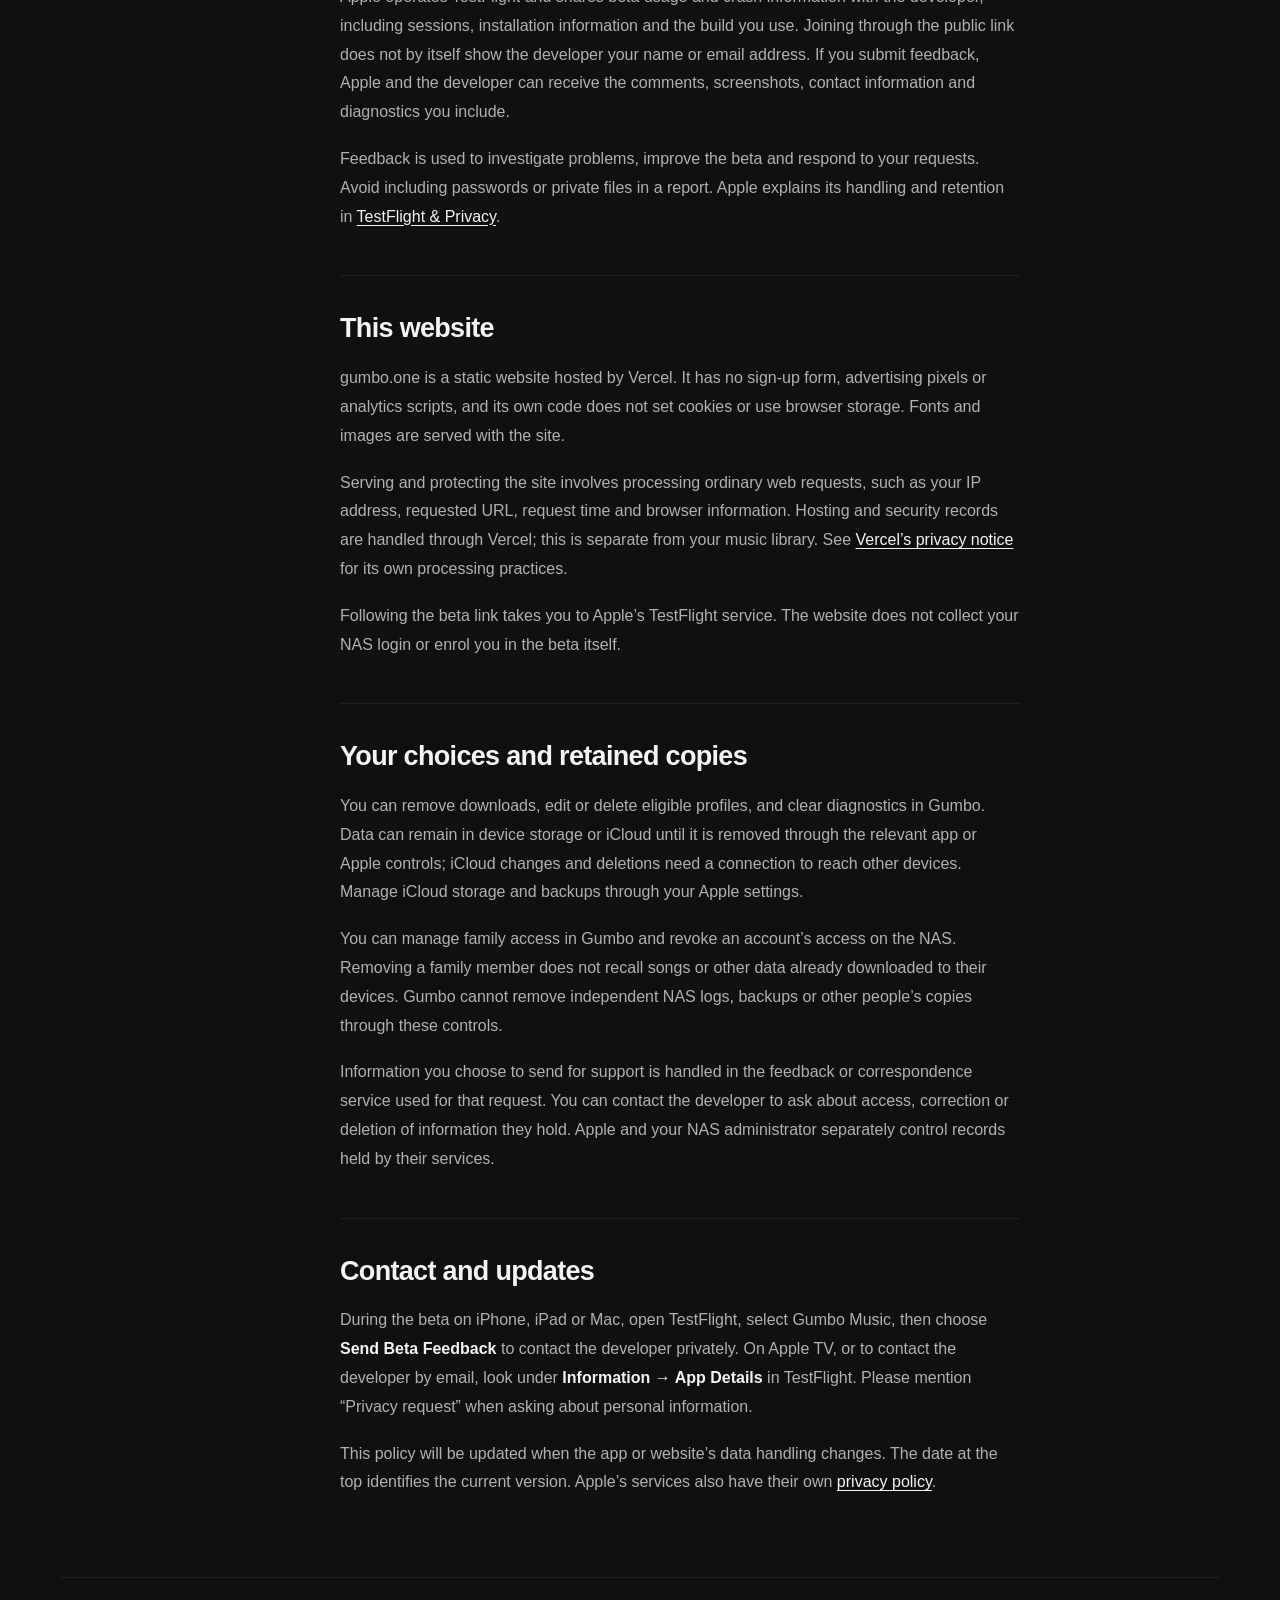
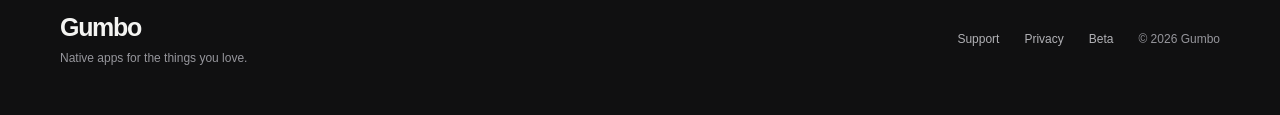
<file: website/privacy/index.html>
<!doctype html>
<html lang="en">
<head>
  <meta charset="utf-8">
  <meta name="viewport" content="width=device-width, initial-scale=1">


  <!-- Static privacy-page metadata, available without JavaScript. -->
  <title>Privacy — Gumbo Music</title>
  <meta name="description" content="How Gumbo Music handles your music, NAS connection, iCloud data, beta feedback and visits to gumbo.one.">
  <link rel="canonical" href="https://gumbo.one/privacy/">
  <meta property="og:type" content="website">
  <meta property="og:site_name" content="Gumbo">
  <meta property="og:title" content="Privacy — Gumbo Music">
  <meta property="og:description" content="How Gumbo Music handles your music, NAS connection, iCloud data, beta feedback and visits to gumbo.one.">
  <meta property="og:url" content="https://gumbo.one/privacy/">
  <meta property="og:image" content="https://gumbo.one/assets/gumbo-music-social-v4.png">
  <meta property="og:image:secure_url" content="https://gumbo.one/assets/gumbo-music-social-v4.png">
  <meta property="og:image:type" content="image/png">
  <meta property="og:image:width" content="1200">
  <meta property="og:image:height" content="630">
  <meta property="og:image:alt" content="Gumbo Music — Your music. Your NAS. The blue and silver Gumbo Music mark on a dark background, with supported Apple devices listed below.">
  <meta name="twitter:card" content="summary_large_image">
  <meta name="twitter:title" content="Privacy — Gumbo Music">
  <meta name="twitter:description" content="How Gumbo Music handles your music, NAS connection, iCloud data, beta feedback and visits to gumbo.one.">
  <meta name="twitter:image" content="https://gumbo.one/assets/gumbo-music-social-v4.png">
  <meta name="twitter:image:alt" content="Gumbo Music — Your music. Your NAS. The blue and silver Gumbo Music mark on a dark background, with supported Apple devices listed below.">


  <meta name="theme-color" content="#101011">
  <meta name="color-scheme" content="dark">
  <link rel="icon" href="https://gumbo.one/favicon.ico" sizes="16x16 32x32 48x48" type="image/x-icon">
  <link rel="icon" href="https://gumbo.one/favicon.svg" sizes="any" type="image/svg+xml">
  <link rel="apple-touch-icon" href="https://gumbo.one/apple-touch-icon.png" sizes="180x180">
  <link rel="stylesheet" href="../styles.css?v=20260921-2">
  <script src="../site.js?v=20260921-2" defer></script>
  <noscript><style>.site-header { position: relative; }</style></noscript>
</head>
<body class="policy-page">
  <a class="skip-link" href="#privacy-policy">Skip to privacy policy</a>
  <header class="site-header">
    <nav class="nav container" aria-label="Main navigation">
      <a class="wordmark" href="../" aria-label="Gumbo home"><span>Gumbo</span></a>
      <details class="product-menu" name="site-navigation">
        <summary aria-label="Choose a Gumbo app"><span>Apps</span><svg class="icon" viewBox="0 0 24 24" aria-hidden="true"><path d="m7 10 5 5 5-5"/></svg></summary>
        <div class="product-menu-panel">
          <p class="product-menu-label">Apps by Gumbo</p>
          <a href="../"><img src="../assets/logo.svg" width="44" height="44" alt=""><span><strong>Gumbo Music</strong><small>Available in beta</small></span></a>
          <a href="../film/"><img src="../assets/film-logo.svg" width="44" height="44" alt=""><span><strong>Gumbo Film</strong><small>In development</small></span></a>
        </div>
      </details>
      <div class="nav-links"><a href="../#devices">Devices</a><a href="../#how-it-works">How it works</a><a href="./" aria-current="page">Privacy</a></div>
      <a class="button button-small header-beta" href="../#beta">Beta details</a>
      <details class="mobile-menu" name="site-navigation">
        <summary aria-label="Section menu"><svg class="icon menu-icon" viewBox="0 0 24 24" aria-hidden="true"><path d="M4 7h16M4 12h16M4 17h16"/></svg><svg class="icon close-icon" viewBox="0 0 24 24" aria-hidden="true"><path d="m6 6 12 12M6 18 18 6"/></svg></summary>
        <div class="mobile-menu-links"><a href="../#devices">Devices</a><a href="../#features">Features</a><a href="../#how-it-works">How it works</a><a href="./" aria-current="page">Privacy</a><a href="../#beta">Music beta</a></div>
      </details>
    </nav>
  </header>
  <main class="policy container" id="privacy-policy" tabindex="-1">
    <div class="policy-heading">
      <p class="eyebrow">Gumbo Music · Privacy policy</p>
      <h1>Your music.<br><span class="soft-text">Your privacy.</span></h1>
      <p>This page explains how the Gumbo Music beta and gumbo.one handle information. Gumbo is developed by Samuel Voltolini.</p>
      <p class="policy-updated">Last updated <time datetime="2026-09-21">21 September 2026</time></p>
    </div>
    <div class="policy-summary"><p>Your originals stay on your NAS. Gumbo streams music directly to your devices or plays local downloads. There’s no separate Gumbo account, no Gumbo music-storage service and no advertising SDK.</p><p>Some features use other services: iCloud syncs personal library data, optional genre suggestions use Apple’s catalogue, and Apple handles TestFlight distribution and feedback.</p></div>
    <div class="policy-layout">
      <nav class="policy-contents" aria-label="Privacy policy contents"><p class="eyebrow">On this page</p><a href="#music-and-nas">Music &amp; your NAS</a><a href="#sign-in-sync">Sign-in sync</a><a href="#icloud">iCloud &amp; family</a><a href="#optional-services">Optional services</a><a href="#devices">On your devices</a><a href="#feedback">Diagnostics &amp; beta</a><a href="#website">This website</a><a href="#your-choices">Your choices</a><a href="#contact">Contact</a></nav>
      <div class="policy-body">
        <section id="music-and-nas" aria-labelledby="music-heading"><h2 id="music-heading">Music and your NAS</h2><p>Gumbo connects to the NAS you choose to read music files, tags and cover images. The current beta uses Synology DSM and File Station. Your NAS receives the sign-in credentials, folder requests and media requests needed to access your library. Its administrator controls access, logging and retention.</p><p>If you choose Remember Me, your personal NAS password is stored in your device’s Keychain. Server addresses, account names, chosen folders and library metadata are saved locally so the app can reconnect and display your library. Cover images come from your NAS folders or your music files; Gumbo does not search an external artwork service.</p></section>
        <section id="sign-in-sync" aria-labelledby="sign-in-sync-heading"><h2 id="sign-in-sync-heading">Optional sign-in sync</h2><p>On iPhone, iPad and Mac, <strong>Sync sign-in with iCloud Keychain</strong> is optional and off by default. When enabled, your saved NAS address, account and password sync through Apple’s iCloud Keychain to Gumbo on devices using the same Apple Account with Passwords &amp; Keychain enabled. This does not add your personal credentials to family CloudKit records or share them with Gumbo family members.</p><p>Turn this off in Settings → Music Server to remove the synced copy. Devices that already remember your sign-in keep their local password. Signing out of one device removes its local sign-in without removing the synced copy. iCloud Keychain changes need connectivity and Apple’s sync service to reach other devices. Two-factor codes and NAS sessions are not synced this way. Apple TV does not use this sign-in sync.</p></section>
        <section id="icloud" aria-labelledby="icloud-heading"><h2 id="icloud-heading">iCloud and family sharing</h2><p>When iCloud is available, Gumbo uses Apple’s CloudKit service to sync profiles, selected profile photos, favourites, playlists, recent plays, recent searches and settings. Profile records also include roles, dates, an Apple-account association, PIN verification values when a PIN is set, and information needed to reconcile changes. Music files are not uploaded to iCloud by Gumbo.</p><p>This data is stored in the app’s private or family-shared iCloud zone. A family invitation link lets its holder join and receive shared profiles and connection details, including the NAS address, account name and music folder.</p><p>If you set up Family Access, the selected NAS account’s password is shared in an encrypted CloudKit field. Gumbo does not automatically share your personal NAS password. Use a separate read-only NAS account for family access. Profile PINs and biometric unlock protect the app interface; they do not change the NAS or iCloud sharing permissions.</p></section>
        <section id="optional-services" aria-labelledby="optional-heading"><h2 id="optional-heading">Optional services and file changes</h2><p>When you choose Find Suggestions in Advanced Settings, Gumbo sends album and artist names, together with your device’s country or region setting, to Apple’s music catalogue to find matching genres. This optional lookup does not send audio, NAS file paths or credentials. You can enter a genre yourself instead.</p><p>You review suggestions before saving. Saving writes tags to the original files on your NAS, so the change affects everyone using those files. Existing genre tags are preserved.</p><p>The library owner can permanently delete an album after reviewing its exact music files, or use Problem Files to inspect songs and delete selected damaged files after review and confirmation. This removes shared originals. Album deletion removes managed downloads when confirmed or detected by a complete library refresh; Apple Watch receives deletion information through iPhone. Offline devices must reconnect to learn about a deletion. Independent copies and backups may remain. Removing a download alone only removes a device copy.</p></section>
        <section id="devices" aria-labelledby="devices-heading"><h2 id="devices-heading">On your devices</h2><p>Gumbo stores its catalogue, covers, preferences and downloaded songs on your devices. Apple TV may purge its cache. Device and NAS backups may retain copies according to your settings and the provider’s policies.</p><p>Your paired Apple Watch can receive playlist metadata, small cover thumbnails from your library, playlist colours and the NAS connection details needed to download songs, including the account and password. The password is saved in the Watch Keychain. Cover thumbnails stay on your devices and are used by the Watch player; they are not uploaded to a Gumbo service.</p><p>Widgets and Apple playback features such as Now Playing, AirPlay and CarPlay receive the metadata or audio needed for the features you use. Face ID and Touch ID are handled by the operating system; Gumbo receives an authentication result, not your biometric templates.</p></section>
        <section id="feedback" aria-labelledby="feedback-heading"><h2 id="feedback-heading">Diagnostics and the beta</h2><p>Gumbo has no third-party analytics SDK and does not automatically upload its local diagnostic log. That log may contain profile names, server details and errors. You can clear it in Diagnostics, or choose to copy and share it. Device backups may include it.</p><p>Apple operates TestFlight and shares beta usage and crash information with the developer, including sessions, installation information and the build you use. Joining through the public link does not by itself show the developer your name or email address. If you submit feedback, Apple and the developer can receive the comments, screenshots, contact information and diagnostics you include.</p><p>Feedback is used to investigate problems, improve the beta and respond to your requests. Avoid including passwords or private files in a report. Apple explains its handling and retention in <a href="https://www.apple.com/legal/privacy/data/en/test-flight/">TestFlight &amp; Privacy</a>.</p></section>
        <section id="website" aria-labelledby="website-heading"><h2 id="website-heading">This website</h2><p>gumbo.one is a static website hosted by Vercel. It has no sign-up form, advertising pixels or analytics scripts, and its own code does not set cookies or use browser storage. Fonts and images are served with the site.</p><p>Serving and protecting the site involves processing ordinary web requests, such as your IP address, requested URL, request time and browser information. Hosting and security records are handled through Vercel; this is separate from your music library. See <a href="https://vercel.com/legal/privacy-notice">Vercel’s privacy notice</a> for its own processing practices.</p><p>Following the beta link takes you to Apple’s TestFlight service. The website does not collect your NAS login or enrol you in the beta itself.</p></section>
        <section id="your-choices" aria-labelledby="choices-heading"><h2 id="choices-heading">Your choices and retained copies</h2><p>You can remove downloads, edit or delete eligible profiles, and clear diagnostics in Gumbo. Data can remain in device storage or iCloud until it is removed through the relevant app or Apple controls; iCloud changes and deletions need a connection to reach other devices. Manage iCloud storage and backups through your Apple settings.</p><p>You can manage family access in Gumbo and revoke an account’s access on the NAS. Removing a family member does not recall songs or other data already downloaded to their devices. Gumbo cannot remove independent NAS logs, backups or other people’s copies through these controls.</p><p>Information you choose to send for support is handled in the feedback or correspondence service used for that request. You can contact the developer to ask about access, correction or deletion of information they hold. Apple and your NAS administrator separately control records held by their services.</p></section>
        <section id="contact" aria-labelledby="contact-heading"><h2 id="contact-heading">Contact and updates</h2><p>During the beta on iPhone, iPad or Mac, open TestFlight, select Gumbo Music, then choose <strong>Send Beta Feedback</strong> to contact the developer privately. On Apple TV, or to contact the developer by email, look under <strong>Information → App Details</strong> in TestFlight. Please mention “Privacy request” when asking about personal information.</p><p>This policy will be updated when the app or website’s data handling changes. The date at the top identifies the current version. Apple’s services also have their own <a href="https://www.apple.com/legal/privacy/">privacy policy</a>.</p></section>
      </div>
    </div>
  </main>
  <footer class="site-footer container"><div><a class="wordmark footer-wordmark" href="../"><span>Gumbo</span></a><p>Native apps for the things you love.</p></div><div class="footer-links"><a href="../support/">Support</a><a href="./" aria-current="page">Privacy</a><a href="../#beta">Beta</a><span>© 2026 Gumbo</span></div></footer>
</body>
</html>
</file>
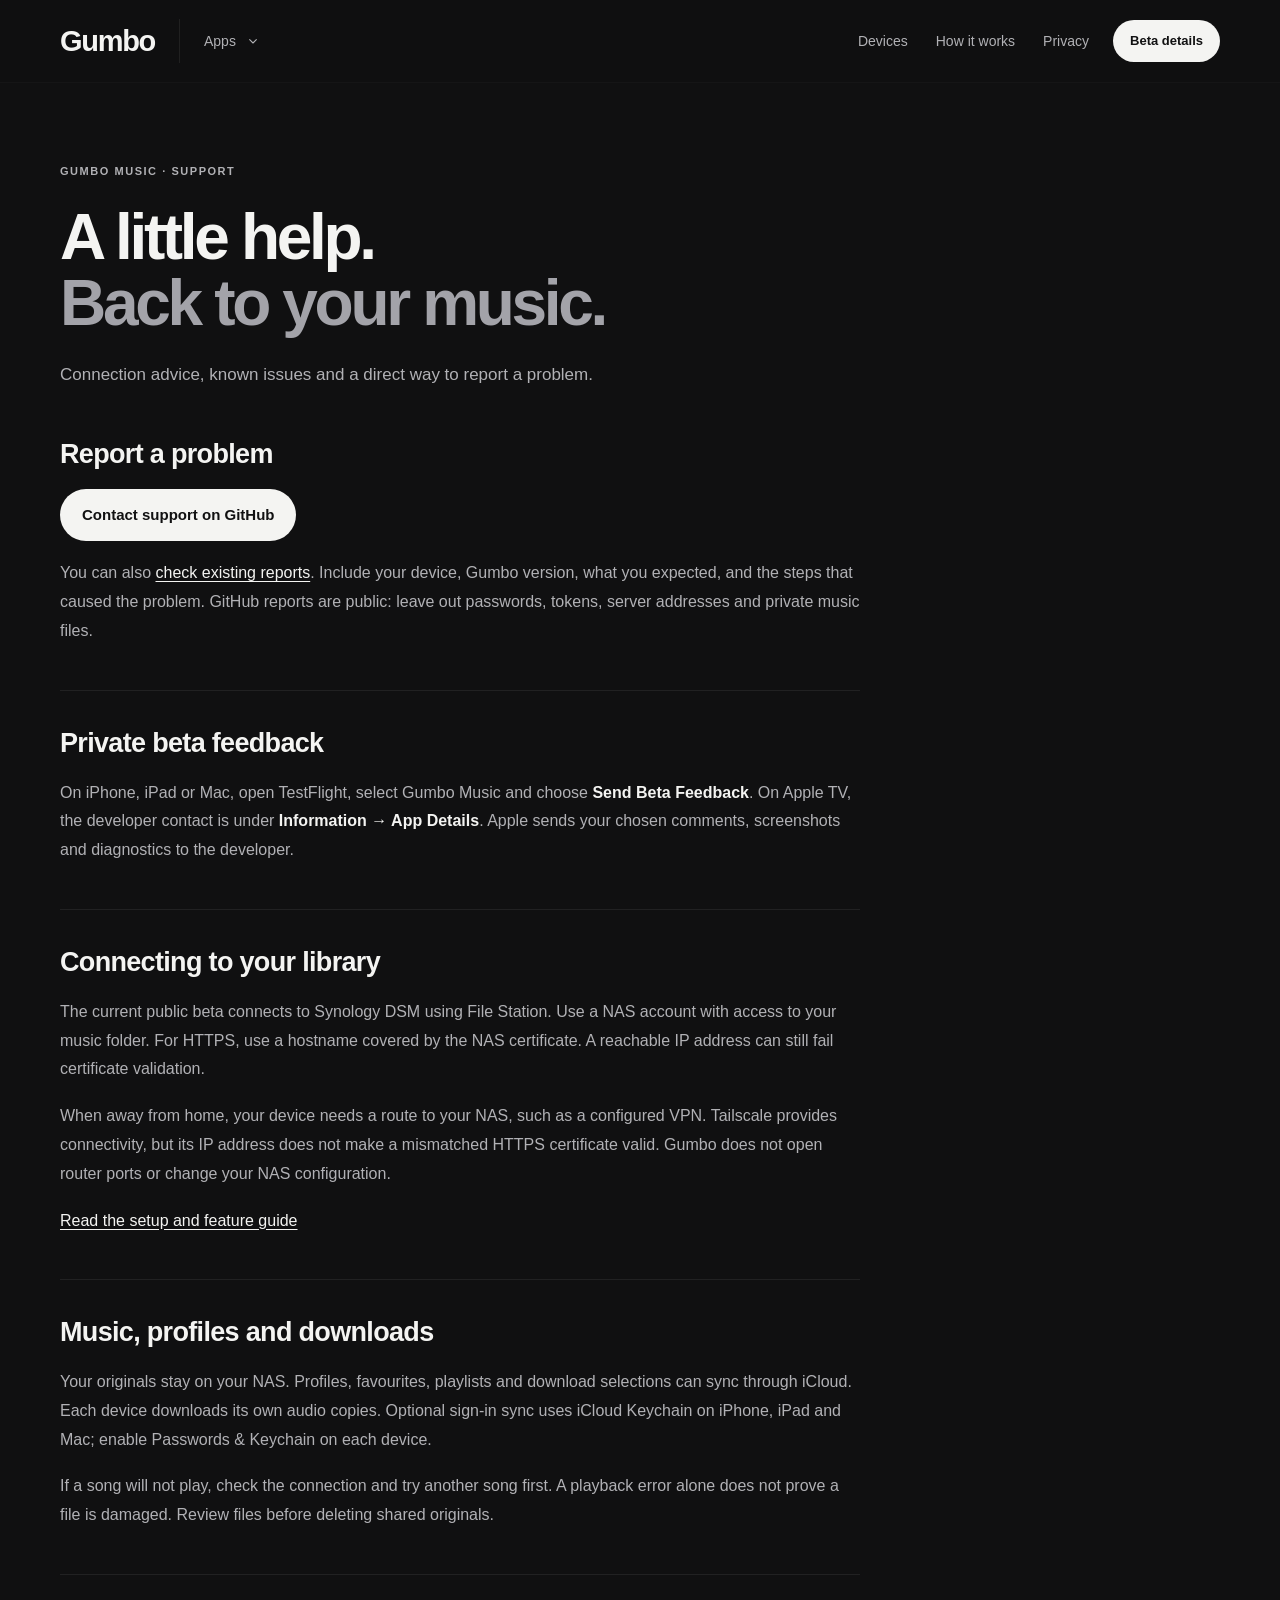
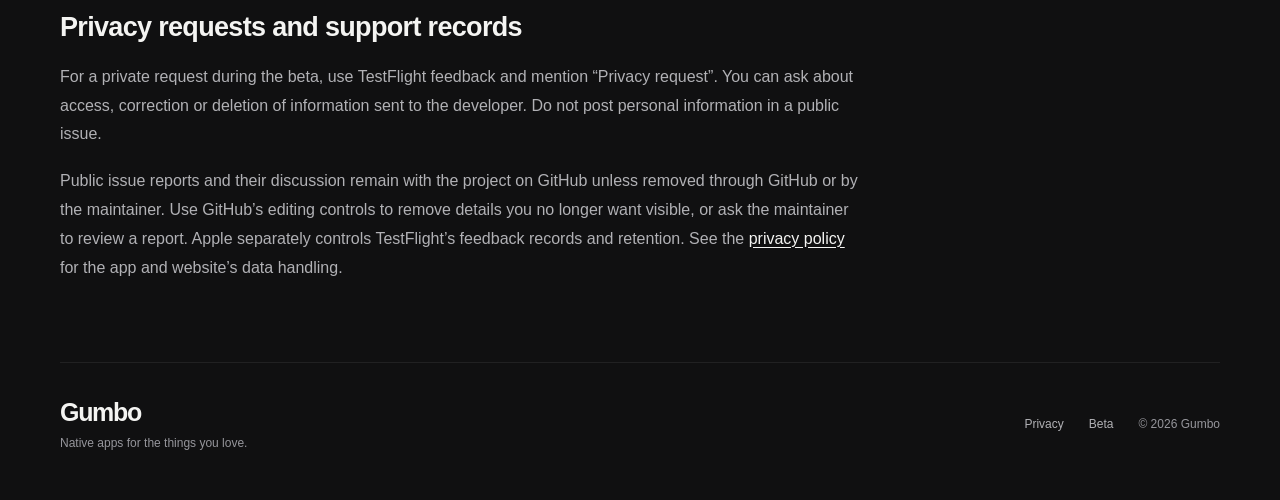
<file: website/support/index.html>
<!doctype html>
<html lang="en">
<head>
  <meta charset="utf-8">
  <meta name="viewport" content="width=device-width, initial-scale=1">


  <!-- Static privacy-page metadata, available without JavaScript. -->
  <title>Support — Gumbo Music</title>
  <meta name="description" content="Get help connecting your music library, report a problem, or share beta feedback with Gumbo Music.">
  <link rel="canonical" href="https://gumbo.one/support/">
  <meta property="og:type" content="website">
  <meta property="og:site_name" content="Gumbo">
  <meta property="og:title" content="Support — Gumbo Music">
  <meta property="og:description" content="Get help connecting your music library, report a problem, or share beta feedback with Gumbo Music.">
  <meta property="og:url" content="https://gumbo.one/support/">
  <meta property="og:image" content="https://gumbo.one/assets/gumbo-music-social-v4.png">
  <meta property="og:image:secure_url" content="https://gumbo.one/assets/gumbo-music-social-v4.png">
  <meta property="og:image:type" content="image/png">
  <meta property="og:image:width" content="1200">
  <meta property="og:image:height" content="630">
  <meta property="og:image:alt" content="Gumbo Music — Your music. Your NAS. The blue and silver Gumbo Music mark on a dark background, with supported Apple devices listed below.">
  <meta name="twitter:card" content="summary_large_image">
  <meta name="twitter:title" content="Support — Gumbo Music">
  <meta name="twitter:description" content="Get help connecting your music library, report a problem, or share beta feedback with Gumbo Music.">
  <meta name="twitter:image" content="https://gumbo.one/assets/gumbo-music-social-v4.png">
  <meta name="twitter:image:alt" content="Gumbo Music — Your music. Your NAS. The blue and silver Gumbo Music mark on a dark background, with supported Apple devices listed below.">


  <meta name="theme-color" content="#101011">
  <meta name="color-scheme" content="dark">
  <link rel="icon" href="https://gumbo.one/favicon.ico" sizes="16x16 32x32 48x48" type="image/x-icon">
  <link rel="icon" href="https://gumbo.one/favicon.svg" sizes="any" type="image/svg+xml">
  <link rel="apple-touch-icon" href="https://gumbo.one/apple-touch-icon.png" sizes="180x180">
  <link rel="stylesheet" href="../styles.css?v=20260921-3">
  <script src="../site.js?v=20260921-2" defer></script>
  <noscript><style>.site-header { position: relative; }</style></noscript>
</head>
<body class="policy-page">
  <a class="skip-link" href="#support">Skip to support</a>
  <header class="site-header">
    <nav class="nav container" aria-label="Main navigation">
      <a class="wordmark" href="../" aria-label="Gumbo home"><span>Gumbo</span></a>
      <details class="product-menu" name="site-navigation">
        <summary aria-label="Choose a Gumbo app"><span>Apps</span><svg class="icon" viewBox="0 0 24 24" aria-hidden="true"><path d="m7 10 5 5 5-5"/></svg></summary>
        <div class="product-menu-panel">
          <p class="product-menu-label">Apps by Gumbo</p>
          <a href="../"><img src="../assets/logo.svg" width="44" height="44" alt=""><span><strong>Gumbo Music</strong><small>Available in beta</small></span></a>
          <a href="../film/"><img src="../assets/film-logo.svg" width="44" height="44" alt=""><span><strong>Gumbo Film</strong><small>In development</small></span></a>
        </div>
      </details>
      <div class="nav-links"><a href="../#devices">Devices</a><a href="../#how-it-works">How it works</a><a href="../privacy/">Privacy</a></div>
      <a class="button button-small header-beta" href="../#beta">Beta details</a>
      <details class="mobile-menu" name="site-navigation">
        <summary aria-label="Section menu"><svg class="icon menu-icon" viewBox="0 0 24 24" aria-hidden="true"><path d="M4 7h16M4 12h16M4 17h16"/></svg><svg class="icon close-icon" viewBox="0 0 24 24" aria-hidden="true"><path d="m6 6 12 12M6 18 18 6"/></svg></summary>
        <div class="mobile-menu-links"><a href="../#devices">Devices</a><a href="../#features">Features</a><a href="../#how-it-works">How it works</a><a href="../privacy/">Privacy</a><a href="../#beta">Music beta</a></div>
      </details>
    </nav>
  </header>
  <main class="policy container" id="support" tabindex="-1">
    <div class="policy-heading">
      <p class="eyebrow">Gumbo Music · Support</p>
      <h1>A little help.<br><span class="soft-text">Back to your music.</span></h1>
      <p>Connection advice, known issues and a direct way to report a problem.</p>
    </div>
    <div class="policy-body support-body">
      <section><h2>Report a problem</h2><p><a class="button" href="https://github.com/svoltolini/gumbo/issues/new">Contact support on GitHub</a></p><p>You can also <a href="https://github.com/svoltolini/gumbo/issues">check existing reports</a>. Include your device, Gumbo version, what you expected, and the steps that caused the problem. GitHub reports are public: leave out passwords, tokens, server addresses and private music files.</p></section>
      <section><h2>Private beta feedback</h2><p>On iPhone, iPad or Mac, open TestFlight, select Gumbo Music and choose <strong>Send Beta Feedback</strong>. On Apple TV, the developer contact is under <strong>Information → App Details</strong>. Apple sends your chosen comments, screenshots and diagnostics to the developer.</p></section>
      <section><h2>Connecting to your library</h2><p>The current public beta connects to Synology DSM using File Station. Use a NAS account with access to your music folder. For HTTPS, use a hostname covered by the NAS certificate. A reachable IP address can still fail certificate validation.</p><p>When away from home, your device needs a route to your NAS, such as a configured VPN. Tailscale provides connectivity, but its IP address does not make a mismatched HTTPS certificate valid. Gumbo does not open router ports or change your NAS configuration.</p><p><a href="https://github.com/svoltolini/gumbo#readme">Read the setup and feature guide</a></p></section>
      <section><h2>Music, profiles and downloads</h2><p>Your originals stay on your NAS. Profiles, favourites, playlists and download selections can sync through iCloud. Each device downloads its own audio copies. Optional sign-in sync uses iCloud Keychain on iPhone, iPad and Mac; enable Passwords &amp; Keychain on each device.</p><p>If a song will not play, check the connection and try another song first. A playback error alone does not prove a file is damaged. Review files before deleting shared originals.</p></section>
      <section><h2>Privacy requests and support records</h2><p>For a private request during the beta, use TestFlight feedback and mention “Privacy request”. You can ask about access, correction or deletion of information sent to the developer. Do not post personal information in a public issue.</p><p>Public issue reports and their discussion remain with the project on GitHub unless removed through GitHub or by the maintainer. Use GitHub’s editing controls to remove details you no longer want visible, or ask the maintainer to review a report. Apple separately controls TestFlight’s feedback records and retention. See the <a href="../privacy/">privacy policy</a> for the app and website’s data handling.</p></section>
    </div>
  </main>
  <footer class="site-footer container"><div><a class="wordmark footer-wordmark" href="../"><span>Gumbo</span></a><p>Native apps for the things you love.</p></div><div class="footer-links"><a href="../privacy/">Privacy</a><a href="../#beta">Beta</a><span>© 2026 Gumbo</span></div></footer>
</body>
</html>
</file>
<file: website/styles.css>
:root {
  color-scheme: dark;
  --background: #101011;
  --surface: #19191b;
  --text: #f4f4f2;
  --muted: #b1b1b5;
  --quiet: #96969c;
  --line: #ffffff12;
  --brand: #0826ff;
  --silver: #d4d5d6;
  --radius: 26px;
  --page-width: 1160px;
  font-family: -apple-system, BlinkMacSystemFont, "Segoe UI", sans-serif;
  font-synthesis: none;
  -webkit-font-smoothing: antialiased;
}
* { box-sizing: border-box; }
html { scroll-behavior: smooth; scroll-padding-top: 104px; }
body { margin: 0; color: var(--text); background: var(--background); }
main:focus { outline: none; }
a { color: inherit; text-decoration: none; }
a, button, summary { -webkit-tap-highlight-color: transparent; }
a:focus-visible, summary:focus-visible, [tabindex]:focus-visible { outline: 2px solid var(--text); outline-offset: 6px; border-radius: 5px; }
img { display: block; max-width: 100%; height: auto; }
svg { display: inline-block; }
h1, h2, h3, p, figure { margin: 0; }
.container { width: min(var(--page-width), calc(100% - 80px)); margin-inline: auto; }
.icon { width: 22px; height: 22px; flex: 0 0 auto; fill: none; stroke: currentColor; stroke-width: 1.6; stroke-linecap: round; stroke-linejoin: round; }
.icon-definitions { position: absolute; width: 0; height: 0; overflow: hidden; }
.skip-link { position: fixed; z-index: 20; left: 16px; top: 12px; padding: 12px 18px; border-radius: 10px; background: var(--text); color: #111; transform: translateY(-180%); }
.skip-link:focus { transform: none; }
.site-header { position: sticky; top: 0; z-index: 10; background: #101011ed; border-bottom: 1px solid #ffffff06; backdrop-filter: blur(20px); -webkit-backdrop-filter: blur(20px); }
.nav { display: flex; align-items: center; justify-content: space-between; gap: 24px; min-height: 82px; }
.wordmark { display: inline-flex; align-items: center; gap: 5px; font-size: 29px; letter-spacing: -1.3px; font-weight: 650; }
.wordmark img { width: 44px; height: 44px; }
.nav-links { display: flex; align-items: center; gap: 28px; margin-left: auto; }
.nav-links a, .footer-links a { color: var(--muted); font-size: 14px; padding-block: 14px; transition: color .18s ease; }
.nav-links a:hover, .footer-links a:hover { color: #fff; }
.header-beta { margin-left: 0; }
.mobile-menu { display: none; }
.no-script-note { padding-block: 0 18px; font-size: 12px; line-height: 1.6; color: var(--muted); }
.privacy-details a { text-decoration: underline; text-underline-offset: 3px; }
.button { display: inline-flex; align-items: center; justify-content: center; gap: 13px; min-height: 52px; padding: 14px 22px; border-radius: 100px; color: #111112; background: var(--text); font-weight: 650; font-size: 15px; line-height: 1.35; text-align: center; transition: background .18s ease, transform .18s ease; }
.button:hover { background: #fff; transform: translateY(-2px); }
.button .icon { width: 18px; height: 18px; stroke-width: 1.9; }
.button-small { min-height: 42px; padding: 10px 17px; font-size: 13px; gap: 10px; }
.hero { display: grid; grid-template-columns: 1fr 1.08fr; align-items: center; gap: 25px; min-height: 685px; padding-block: 72px 88px; }
.hero-copy { position: relative; z-index: 2; animation: arrive .7s ease both; }
.eyebrow { color: var(--muted); text-transform: uppercase; font-size: 11px; letter-spacing: .14em; font-weight: 600; line-height: 1.5; }
.product-label { text-transform: none; letter-spacing: .035em; display: flex; align-items: center; gap: 10px; margin-bottom: 25px; }
.status-dot { width: 6px; height: 6px; border-radius: 100%; background: var(--silver); box-shadow: 0 0 0 4px #d4d5d60b; }
h1 { font-size: clamp(48px, 5.3vw, 70px); line-height: 1.035; letter-spacing: -.052em; font-weight: 600; }
.soft-text { color: #a3a3a9; }
.hero-description { font-size: 19px; line-height: 1.6; color: var(--muted); margin-top: 25px; letter-spacing: -.015em; }
.hero-actions { display: flex; align-items: flex-start; gap: 19px; flex-direction: column; margin-top: 31px; }
.text-link { display: inline-flex; align-items: center; gap: 8px; font-size: 14px; color: var(--muted); padding-block: 5px; }
.text-link:hover { color: var(--text); }
.text-link .icon { width: 16px; height: 16px; }
.hero-note { margin-top: 28px; font-size: 12px; color: var(--quiet); }
.hero-platforms { margin-top: 18px; color: var(--silver); font-size: 12px; line-height: 1.9; }
.product-preview { width: 100%; height: 496px; position: relative; isolation: isolate; animation: arrive .9s .1s ease both; }
.preview-glow { position: absolute; inset: 20px 0 10px; z-index: -1; background: radial-gradient(ellipse, #b9774d20 0%, #8a6d5b07 45%, transparent 72%); filter: blur(16px); }
.desktop-preview { position: absolute; width: 100%; top: 39px; left: 0; border: 1px solid #65656b6b; border-radius: 14px; background: #202022; box-shadow: 0 30px 65px #0008; overflow: hidden; transform: perspective(1400px) rotateY(-6deg) rotateX(2deg); }
.window-bar { height: 33px; display: flex; align-items: center; justify-content: space-between; padding: 0 13px; background: #29292b; color: #b9b9bf; border-bottom: 1px solid #ffffff0a; font-size: 9px; font-weight: 600; }
.window-bar > .icon { height: 12px; width: 12px; }
.window-dots { display: flex; gap: 5px; }
.window-dots i { width: 7px; height: 7px; border-radius: 50%; background: #68686d; }
.window-dots i:first-child { background: #b87d73; }.window-dots i:nth-child(2) { background: #b5a479; }.window-dots i:nth-child(3) { background: #869a7c; }
.desktop-content { display: grid; grid-template-columns: 113px 1fr; min-height: 284px; }
.mock-sidebar { display: flex; flex-direction: column; gap: 5px; padding: 19px 9px; background: #1a1a1c; font-size: 9px; color: #b6b6bc; }
.sidebar-heading { font-size: 8px; color: #83838b; margin: 0 8px 7px; }
.sidebar-item { display: flex; align-items: center; gap: 7px; padding: 7px 8px; border-radius: 5px; }
.sidebar-item .icon { width: 11px; height: 11px; }
.sidebar-item.active { background: #ffffff12; color: #f4f4f2; }
.mock-library { padding: 16px 18px 18px; min-width: 0; }
.mock-title { display: flex; align-items: center; justify-content: space-between; }
.mock-title > strong { font-size: 24px; font-weight: 650; letter-spacing: -.7px; }
.mock-profile { width: 23px; height: 23px; display: grid; place-items: center; border-radius: 50%; background: linear-gradient(145deg, #b49d95, #5b504d); font-size: 10px; }
.mock-section-title { font-size: 11px; font-weight: 600; margin-block: 15px 9px; }
.album-grid { display: grid; grid-template-columns: repeat(3, minmax(0, 1fr)); gap: 11px; }
.album-art { display: grid; place-items: center; aspect-ratio: 1; border-radius: 7px; overflow: hidden; position: relative; }
.album-art > span { font-size: 10px; font-weight: 650; letter-spacing: .04em; line-height: 1.25; color: #fff9; text-align: center; }
.art-amber { background: radial-gradient(ellipse at 12% 2%, #f4c58d 0, transparent 48%), radial-gradient(ellipse at 100% 100%, #432819, transparent 80%), linear-gradient(145deg, #d18b4f, #a0542c); }
.art-sage { background: radial-gradient(ellipse at 10% 3%, #c4cec1, transparent 54%), linear-gradient(165deg, #73877f, #273b36); }
.art-rose { background: radial-gradient(ellipse at 82% 14%, #ddb7aa, transparent 59%), linear-gradient(145deg, #a97876, #583c4b); }
.album-grid b { display: block; font-size: 9px; font-weight: 500; margin-top: 7px; }
.album-grid small { display: block; font-size: 7px; color: #a2a2a8; margin-top: 3px; }
.second-shelf { display: flex; justify-content: space-between; margin-top: 17px; }.second-shelf span { font-size: 7px; font-weight: 400; color: #a2a2a8; }
.mock-mixes { display: grid; grid-template-columns: 1fr 1fr; gap: 10px; }
.mock-mixes span { border-radius: 6px; font-size: 9px; font-weight: 500; height: 35px; display: flex; align-items: center; padding: 10px; }
.mix-plum { background: linear-gradient(110deg, #74515e, #3a334d); }.mix-teal { background: linear-gradient(110deg, #50746d, #2c4946); }
.mini-player { display: flex; align-items: center; gap: 8px; height: 43px; padding: 6px 14px; border-top: 1px solid #ffffff12; background: #2b2b2d; }
.mini-art { display: block; width: 27px; height: 27px; border-radius: 4px; }
.mini-player b { display: block; font-size: 8px; font-weight: 500; }.mini-player small { display: block; font-size: 7px; color: #a2a2a8; margin-top: 3px; }
.mini-transport { font-size: 13px; margin-left: auto; }
.mini-volume { width: 56px; height: 3px; background: linear-gradient(to right, #b0b0b5 55%, #545459 55%); border-radius: 3px; margin-left: 7px; }
.phone-preview { position: absolute; width: 195px; height: 399px; top: 102px; right: -4px; padding: 13px 14px 10px; background: linear-gradient(160deg, #363331, #1d1d1f 65%); border: 5px solid #111112; box-shadow: 0 0 0 1px #707075, 0 20px 65px #000b; border-radius: 31px; transform: rotate(6deg); }
.phone-top { display: flex; align-items: center; justify-content: space-between; font-size: 8px; padding-inline: 3px; margin-bottom: 13px; }
.phone-top i { background: #09090a; width: 53px; height: 14px; border-radius: 12px; position: absolute; top: 9px; left: 66px; }
.sheet-handle { display: block; width: 22px; height: 3px; background: #77767a; border-radius: 4px; margin: 0 auto 13px; }
.phone-art { aspect-ratio: 1; width: 100%; border-radius: 9px; display: flex; flex-direction: column; align-items: center; justify-content: center; box-shadow: 0 12px 25px #0003; }
.phone-art > span { font-size: 20px; font-weight: 600; line-height: 1.15; letter-spacing: .055em; color: #fffc; text-align: center; }.phone-art small { font-size: 5px; letter-spacing: .2em; margin-top: 15px; color: #fff9; }
.phone-track { position: relative; margin-top: 20px; padding-right: 16px; }.phone-track strong { display: block; font-size: 9px; font-weight: 650; }.phone-track span { display: block; margin-top: 4px; font-size: 8px; color: #aaa9ae; }.phone-track .icon { position: absolute; right: 0; top: 3px; width: 13px; height: 13px; }
.track-timeline { height: 3px; border-radius: 3px; margin-top: 18px; background: #ffffff22; }.track-timeline > span { display: block; background: #c6c5c8; width: 26%; height: 100%; border-radius: 3px; }
.track-time { display: flex; justify-content: space-between; font-size: 6px; color: #a6a5ab; margin-top: 5px; }
.phone-transport { display: flex; align-items: center; justify-content: space-around; margin-top: 13px; font-size: 20px; }.play-circle { height: 39px; width: 39px; border-radius: 50%; background: #f4f4f2; color: #171719; display: grid; place-items: center; font-size: 19px; }
.phone-bottom { display: flex; align-items: center; justify-content: space-around; margin-top: 14px; color: #aaa9ae; font-size: 13px; }.phone-bottom .icon { width: 10px; height: 10px; }
.home-indicator { display: block; width: 56px; height: 3px; border-radius: 5px; background: #aaa9ae; margin: 14px auto 0; }

.product-screenshot { object-fit: cover; object-position: top; height: auto; padding: 0; }
.promise-strip { display: flex; justify-content: center; gap: 55px; padding-block: 27px; border-top: 1px solid var(--line); border-bottom: 1px solid var(--line); }
.promise-strip > span { display: inline-flex; align-items: center; gap: 10px; color: var(--muted); font-size: 12px; }
.promise-strip .icon { height: 15px; width: 15px; color: var(--silver); }
.section { padding-block: 115px; }
.devices-section { padding-bottom: 0; }
.device-lineup { display: grid; grid-template-columns: repeat(5, minmax(0, 1fr)); gap: 18px; list-style: none; padding: 0 0 36px; margin: 0; }
.device-lineup li { display: flex; align-items: center; gap: 13px; min-width: 0; font-size: 14px; }
.device-lineup .icon { width: 34px; height: 34px; color: var(--silver); stroke-width: 1.1; }
.device-lineup small { display: block; margin-top: 5px; color: var(--quiet); font-size: 11px; }
.device-grid { display: grid; grid-template-columns: repeat(2, minmax(0, 1fr)); gap: 16px; }
.device-card { padding: 32px; border-radius: var(--radius); border: 1px solid #ffffff0a; background: linear-gradient(155deg, #242425, var(--surface) 70%); }
.device-card > .icon { width: 56px; height: 56px; color: var(--silver); stroke-width: .85; margin-bottom: 38px; }
.device-card .device-label { font-size: 12px; color: var(--muted); margin-bottom: 12px; }
.device-card h3 { font-size: 26px; line-height: 1.2; letter-spacing: -.035em; }
.device-card > p:last-child { margin-top: 17px; font-size: 14px; line-height: 1.75; color: var(--muted); }
.airplay-note { display: flex; align-items: center; gap: 16px; margin-top: 27px; font-size: 13px; line-height: 1.7; color: var(--muted); }
.airplay-note > .icon { width: 27px; height: 27px; color: var(--silver); }
.airplay-note strong { color: var(--text); font-weight: 500; }
.section-heading { max-width: 610px; margin-bottom: 44px; }
.section-heading .eyebrow, .privacy-copy > .eyebrow { margin-bottom: 18px; }
h2 { font-size: clamp(33px, 4vw, 47px); line-height: 1.1; letter-spacing: -.042em; font-weight: 580; }
.section-heading > p:last-child:not(.eyebrow) { color: var(--muted); font-size: 16px; line-height: 1.75; margin-top: 21px; max-width: 515px; }
.feature-grid { display: grid; grid-template-columns: 1fr 1fr; gap: 16px; }
.feature-card { background: var(--surface); padding: 31px; border-radius: var(--radius); border: 1px solid #ffffff05; }
.feature-icon { width: 28px; height: 28px; color: var(--silver); margin-bottom: 24px; }
h3 { font-size: 21px; font-weight: 550; letter-spacing: -.025em; }
.feature-card p, .steps p { color: var(--muted); line-height: 1.7; font-size: 15px; margin-top: 11px; max-width: 440px; }
.card-note { display: block; color: var(--quiet); margin-top: 28px; font-size: 12px; }
.how-section { padding-block: 12px 56px; }
.steps { display: grid; grid-template-columns: repeat(3, 1fr); gap: 44px; padding: 0; list-style: none; margin: 0; }
.step-number { display: block; font-size: 13px; font-variant-numeric: tabular-nums; color: var(--quiet); letter-spacing: .08em; padding-bottom: 20px; margin-bottom: 24px; border-bottom: 1px solid #ffffff20; }
.steps h3 { font-size: 20px; }
.setup-note { font-size: 12px; color: var(--quiet); line-height: 1.7; max-width: 760px; margin-top: 36px; }
.privacy-section { display: grid; grid-template-columns: .74fr 1fr; gap: 85px; padding-block: 56px 64px; border-block: 1px solid var(--line); }
.privacy-mark { display: flex; flex-direction: column; justify-content: center; align-items: center; gap: 22px; min-height: 280px; background: radial-gradient(ellipse, #c8c7bc08, transparent 63%); }
.privacy-mark .icon { width: 116px; height: 116px; stroke-width: .65; color: var(--silver); }
.privacy-lead { margin-top: 24px; color: var(--muted); font-size: 16px; line-height: 1.75; }
.privacy-promises { display: flex; flex-direction: column; gap: 10px; font-size: 13px; margin-top: 25px; }
.privacy-details { margin-top: 30px; border-top: 1px solid #ffffff17; padding-top: 20px; }
.privacy-details summary { display: flex; justify-content: space-between; gap: 14px; cursor: pointer; list-style: none; color: var(--muted); font-size: 13px; line-height: 1.5; min-height: 36px; }
.privacy-details summary::-webkit-details-marker { display: none; }.privacy-details summary > span { font-size: 20px; line-height: 1; transition: transform .2s; }.privacy-details[open] summary > span { transform: rotate(45deg); }
.privacy-details p { color: var(--muted); font-size: 13px; line-height: 1.75; margin-top: 15px; }
.beta-section { padding-block: 110px 70px; }
.beta-card { display: grid; grid-template-columns: 1.5fr .8fr; align-items: center; gap: 60px; background: var(--silver); color: #111112; padding: 62px; border-radius: 32px; }
.beta-card .eyebrow { color: #57575c; margin-bottom: 20px; }
.beta-card h2 { font-size: clamp(32px, 3.4vw, 43px); }
.beta-copy > p:not(.eyebrow) { color: #525256; font-size: 15px; line-height: 1.75; max-width: 480px; margin-top: 22px; }.beta-copy strong { color: #111112; font-weight: 600; }
.button-dark { background: #151516; color: var(--text); margin-top: 27px; }.button-dark:hover { background: #313133; }
.beta-card a:focus-visible, .beta-card [tabindex]:focus-visible { outline-color: #111; }
.beta-copy > p.beta-status { color: #525256; font-size: 12px; margin-top: 15px; }
[hidden] { display: none !important; }
.beta-aside { text-align: center; border-left: 1px solid #1111111a; padding-left: 50px; }
.beta-icon { display: inline-block; margin-bottom: 24px; }.beta-icon img { width: 102px; height: 102px; }
.beta-aside > p { color: #333336; font-weight: 500; font-size: 16px; line-height: 1.5; letter-spacing: -.015em; }
.beta-requirements { display: block; color: #5b5b60; margin-top: 23px; font-size: 11px; line-height: 1.9; }
.site-footer { display: flex; justify-content: space-between; align-items: center; gap: 30px; padding-bottom: 50px; }
.footer-wordmark { font-size: 25px; }.site-footer p { font-size: 12px; color: var(--quiet); margin-top: 9px; }
.footer-links { display: flex; align-items: center; gap: 25px; }.footer-links a, .footer-links > span { font-size: 12px; }.footer-links > span { color: var(--quiet); }
@keyframes arrive { from { opacity: 0; transform: translateY(14px); } to { opacity: 1; transform: translateY(0); } }
@media (min-width: 1400px) { .hero { min-height: 735px; padding-block: 90px 108px; } }
@media (max-width: 1050px) {
  .container { width: calc(100% - 56px); }.nav-links { margin-left: 0; gap: 23px; }
  .hero { grid-template-columns: .92fr 1fr; gap: 20px; min-height: 615px; padding-block: 55px 85px; }
  h1 { font-size: clamp(42px, 5.3vw, 60px); }.hero-description { font-size: 17px; }
  .product-preview { height: 430px; }.desktop-content { grid-template-columns: 87px 1fr; min-height: 257px; }.mock-sidebar { font-size: 8px; padding-inline: 4px; }.mock-library { padding: 13px; }.album-grid { gap: 7px; }.album-art > span { font-size: 8px; }.album-grid b { font-size: 8px; }.mock-title > strong { font-size: 21px; }.mock-mixes span { font-size: 7px; }
  .phone-preview { width: 173px; height: 369px; top: 75px; right: -5px; padding-inline: 12px; }.phone-top i { left: 56px; }.phone-art > span { font-size: 18px; }.phone-track strong { font-size: 8px; }.phone-transport { margin-top: 10px; }.phone-bottom { margin-top: 12px; }
  .promise-strip { gap: 27px; }.promise-strip > span { font-size: 11px; }
  .device-card { padding: 26px; }.device-card h3 { font-size: 23px; }.device-lineup { gap: 12px; }.device-lineup li { gap: 9px; font-size: 13px; }
  .privacy-section { gap: 45px; }.beta-card { padding: 42px; gap: 35px; }.beta-aside { padding-left: 35px; }
}
@media (max-width: 760px) {
  .container { width: calc(100% - 40px); }.nav { min-height: 72px; gap: 12px; position: relative; }.wordmark { font-size: 26px; }.wordmark img { width: 39px; height: 39px; }.nav-links { display: none; }
  .mobile-menu { display: block; flex: 0 0 44px; }
  .mobile-menu summary { display: grid; place-items: center; width: 44px; height: 44px; cursor: pointer; list-style: none; border: 1px solid var(--line); border-radius: 50%; }
  .mobile-menu summary::-webkit-details-marker { display: none; }
  .mobile-menu .close-icon, .mobile-menu[open] .menu-icon { display: none; }
  .mobile-menu[open] .close-icon { display: block; }
  .mobile-menu-links { position: absolute; top: 100%; left: 0; right: 0; display: grid; padding: 12px; background: var(--surface); border: 1px solid var(--line); border-radius: 18px; box-shadow: 0 18px 35px #0005; }
  .mobile-menu-links a { display: block; padding: 14px 16px; min-height: 48px; border-radius: 9px; font-size: 15px; }
  .mobile-menu-links a:hover { background: #ffffff0a; }
  .hero { grid-template-columns: 1fr; gap: 48px; min-height: auto; padding-block: 58px 67px; }.hero-copy { max-width: 530px; }.hero h1 { font-size: clamp(45px, 8.5vw, 62px); }.hero-description { font-size: 18px; }.hero-description br { display: none; }
  .hero-actions { flex-direction: row; flex-wrap: wrap; gap: 15px 23px; align-items: center; }.hero-note { margin-top: 22px; }
  .product-preview { width: min(520px, 100% - 16px); margin-inline: auto; height: 430px; }.desktop-preview { top: 12px; }.desktop-content { grid-template-columns: 100px 1fr; min-height: 273px; }.phone-preview { top: 71px; right: -8px; }.mock-library { padding: 15px; }.mock-title > strong { font-size: 23px; }.mock-mixes span { font-size: 8px; }
  .promise-strip { flex-wrap: wrap; gap: 16px 22px; padding-block: 25px; justify-content: flex-start; }.promise-strip > span { font-size: 11px; }
  .section { padding-block: 76px; }.section-heading { margin-bottom: 30px; }h2 { font-size: 37px; }.feature-card { padding: 25px; }h3 { font-size: 20px; }.feature-card p, .steps p { font-size: 14px; }.card-note { line-height: 1.65; }
  .devices-section { padding-bottom: 0; }.device-lineup { grid-template-columns: repeat(3, minmax(0, 1fr)); gap: 25px 18px; }.device-grid { grid-template-columns: 1fr; }.device-card { padding: 28px; position: relative; }.device-card > .icon { position: absolute; top: 28px; right: 28px; width: 44px; height: 44px; margin: 0; }.device-card h3 { padding-right: 65px; font-size: 25px; }.device-card > p:last-child { max-width: 480px; }.airplay-note { align-items: flex-start; }.airplay-note strong { display: block; }
  .how-section { padding-block: 0 48px; }.steps { gap: 22px; }.steps h3 { font-size: 18px; }.step-number { padding-bottom: 16px; margin-bottom: 19px; }
  .privacy-section { grid-template-columns: 1fr; gap: 28px; padding-block: 55px; }.privacy-mark { min-height: auto; flex-direction: row; justify-content: flex-start; gap: 15px; background: none; }.privacy-mark .icon { width: 38px; height: 38px; stroke-width: 1.2; }.privacy-copy > .eyebrow { display: block; }
  .beta-section { padding-block: 75px 45px; }.beta-card { grid-template-columns: 1fr; padding: 34px; gap: 34px; }.beta-aside { border-left: 0; border-top: 1px solid #1111111a; padding: 27px 0 0; display: flex; align-items: center; text-align: left; gap: 20px; }.beta-icon { flex-shrink: 0; margin: 0; }.beta-icon img { width: 68px; height: 68px; }.beta-aside > p { display: none; }.beta-requirements { margin: 0; }
  .site-footer { padding-bottom: 35px; flex-wrap: wrap; gap: 22px; }.footer-links { gap: 22px; }
}
@media (max-width: 480px) {
  .container { width: calc(100% - 36px); }.nav .button-small { font-size: 12px; min-height: 44px; padding-inline: 12px; }.nav .button-small .icon { display: none; }.nav .wordmark { font-size: 24px; }.nav .wordmark img { width: 32px; height: 32px; }.nav { gap: 10px; }
  .hero { padding-top: 42px; gap: 35px; }.product-label { margin-bottom: 22px; font-size: 10px; }.hero h1 { font-size: clamp(41px, 11vw, 53px); }.hero-description { font-size: 17px; line-height: 1.65; margin-top: 20px; }.hero-actions { flex-direction: column; align-items: flex-start; margin-top: 26px; gap: 14px; }.hero-note { font-size: 11px; line-height: 1.6; }
  .product-preview { height: 355px; width: calc(100% - 12px); }.desktop-preview { top: 15px; }.window-bar { height: 26px; padding-inline: 9px; font-size: 7px; }.window-dots { gap: 4px; }.window-dots i { width: 5px; height: 5px; }
  .desktop-content { grid-template-columns: 63px 1fr; min-height: 217px; }.mock-sidebar { padding: 13px 4px; font-size: 5px; gap: 3px; }.sidebar-heading { font-size: 5px; margin-left: 4px; }.sidebar-item { gap: 4px; padding: 5px 4px; }.sidebar-item .icon { width: 8px; height: 8px; }.mock-library { padding: 12px 10px; }.mock-title > strong { font-size: 18px; }.mock-profile { width: 18px; height: 18px; font-size: 8px; }.mock-section-title { font-size: 9px; margin-block: 12px 7px; }.album-grid { gap: 7px; }.album-grid b { font-size: 6px; }.album-grid small { font-size: 5px; }.album-art { border-radius: 5px; }.album-art > span { font-size: 7px; }.second-shelf { margin-top: 14px; }.second-shelf span { font-size: 5px; }.mock-mixes { gap: 7px; }.mock-mixes span { height: 29px; font-size: 6px; padding: 5px; }.mini-player { height: 32px; padding: 4px 8px; gap: 6px; }.mini-art { width: 21px; height: 21px; }.mini-player b { font-size: 6px; }.mini-player small { font-size: 5px; }.mini-transport { font-size: 11px; }.mini-volume { display: none; }
  .phone-preview { width: 150px; height: 315px; padding: 10px 10px 7px; top: 55px; right: -4px; border-width: 4px; border-radius: 25px; }.phone-top { font-size: 6px; margin-bottom: 12px; }.phone-top i { width: 44px; height: 11px; left: 50px; top: 6px; }.sheet-handle { margin-bottom: 10px; height: 2px; width: 18px; }.phone-art { border-radius: 7px; }.phone-art > span { font-size: 16px; }.phone-art small { font-size: 4px; margin-top: 12px; }.phone-track { margin-top: 15px; }.phone-track strong { font-size: 6.5px; }.phone-track span { font-size: 6px; }.phone-track .icon { width: 11px; height: 11px; }.track-timeline { margin-top: 14px; height: 2px; }.track-time { font-size: 5px; }.phone-transport { font-size: 16px; margin-top: 11px; }.play-circle { width: 31px; height: 31px; font-size: 16px; }.phone-bottom { margin-top: 10px; }.phone-bottom .icon { width: 9px; height: 9px; }.home-indicator { margin-top: 10px; height: 2px; width: 46px; }
  .promise-strip { display: grid; grid-template-columns: 1fr; gap: 14px; }.promise-strip > span { font-size: 12px; }
  .device-lineup { grid-template-columns: repeat(2, minmax(0, 1fr)); }.device-card h3 { font-size: 23px; }.device-card > .icon { width: 36px; height: 36px; right: 24px; }.device-card { padding: 26px 24px; }.device-card h3 { padding-right: 45px; }.beta-aside { flex-wrap: wrap; }
  .feature-grid { grid-template-columns: 1fr; gap: 13px; }.feature-card { padding: 28px; }.feature-icon { margin-bottom: 22px; }.card-note { margin-top: 22px; }.section-heading > p:last-child:not(.eyebrow) { font-size: 15px; }h2 { font-size: 34px; }
  .steps { grid-template-columns: 1fr; gap: 33px; }.step-number { margin-bottom: 18px; }.steps h3 { font-size: 20px; }.steps p { font-size: 15px; }.setup-note { margin-top: 27px; font-size: 11px; }
  .beta-card { padding: 30px 25px; border-radius: 26px; }.beta-card h2 { font-size: 32px; }.beta-copy > p:not(.eyebrow) { font-size: 14px; }.beta-copy > p.beta-status { font-size: 11px; }.beta-card .button { font-size: 13px; padding-inline: 17px; gap: 10px; }
}
/* Real screenshots keep their aspect ratio at every mockup breakpoint. */
.desktop-preview.product-screenshot, .phone-preview.product-screenshot { height: auto; padding: 0; object-fit: contain; }
@media (prefers-reduced-motion: reduce) { html { scroll-behavior: auto; } *, *::before, *::after { animation: none !important; transition: none !important; } .button:hover { transform: none; } }
@media (prefers-contrast: more) { :root { --muted: #d4d5d6; --quiet: #bdbdc2; --line: #ffffff55; } .feature-card, .device-card, .privacy-details { border-color: #ffffff55; } }
@media (forced-colors: active) { .button, .feature-card, .device-card, .beta-card { border: 1px solid ButtonText; } .preview-glow { display: none; } }

/* The standalone policy shares the site shell and keeps long text readable. */
.policy { padding-block: 80px; }
.policy-heading { max-width: 720px; }
.policy-heading .eyebrow { margin-bottom: 24px; }
.policy-heading h1 { font-size: clamp(44px, 5vw, 64px); }
.policy-heading > p:not(.eyebrow) { margin-top: 24px; color: var(--muted); font-size: 17px; line-height: 1.75; }
.policy-heading > p.policy-updated { margin-top: 16px; font-size: 12px; color: var(--quiet); }
.policy-summary { max-width: 900px; margin-block: 40px 64px; padding: 30px; border: 1px solid var(--line); border-radius: var(--radius); background: var(--surface); font-size: 16px; line-height: 1.75; }
.policy-summary p + p { margin-top: 16px; color: var(--muted); }
.policy-layout { display: grid; grid-template-columns: 210px minmax(0, 680px); gap: 70px; align-items: start; }
.policy-contents { position: sticky; top: 110px; display: grid; }
.policy-contents .eyebrow { margin-bottom: 14px; }
.policy-contents a { padding-block: 12px; font-size: 14px; color: var(--muted); }
.policy-contents a:hover { color: var(--text); }
.policy-body section + section { margin-top: 44px; padding-top: 36px; border-top: 1px solid var(--line); }
.policy-body h2 { font-size: 27px; letter-spacing: -.025em; line-height: 1.25; }
.policy-body p { margin-top: 18px; font-size: 16px; line-height: 1.8; color: var(--muted); overflow-wrap: anywhere; }
.policy-body strong { color: var(--text); font-weight: 550; }
.policy-body a:not(.button) { color: var(--text); text-decoration: underline; text-underline-offset: 3px; }
.support-body { max-width: 800px; margin-top: 48px; }
.policy-page .site-footer { padding-top: 35px; border-top: 1px solid var(--line); }
@media (max-width: 1050px) { .policy-layout { gap: 36px; grid-template-columns: 180px minmax(0, 1fr); } }
@media (max-width: 760px) {
  .policy { padding-block: 48px 60px; }
  .policy-summary { margin-block: 30px 36px; padding: 24px; }
  .policy-layout { grid-template-columns: 1fr; gap: 36px; }
  .policy-contents { position: static; grid-template-columns: repeat(2, minmax(0, 1fr)); column-gap: 20px; padding-bottom: 24px; border-bottom: 1px solid var(--line); }
  .policy-contents .eyebrow { grid-column: 1 / -1; }
  .policy-body h2 { font-size: 25px; }
}

/* One shared header; native disclosures keep product and section links usable without JS. */
.product-menu { position: relative; flex-shrink: 0; padding-left: 24px; border-left: 1px solid var(--line); }
.product-menu > summary { display: flex; align-items: center; gap: 9px; min-height: 44px; padding: 8px 0; list-style: none; cursor: pointer; font-size: 14px; color: var(--muted); }
.product-menu > summary::-webkit-details-marker { display: none; }
.product-menu > summary:hover, .product-menu[open] > summary { color: var(--text); }
.product-menu > summary .icon { width: 16px; height: 16px; transition: transform .18s ease; }
.product-menu[open] > summary .icon { transform: rotate(180deg); }
.product-menu-panel { position: absolute; z-index: 3; top: calc(100% + 12px); left: 8px; width: 302px; padding: 12px; border: 1px solid #ffffff17; border-radius: 18px; background: #1b1b1d; box-shadow: 0 20px 55px #0006; }
.product-menu-label { padding: 10px 12px 12px; color: var(--quiet); font-size: 11px; letter-spacing: .02em; }
.product-menu-panel a { display: flex; align-items: center; gap: 14px; padding: 12px; border-radius: 11px; }
.product-menu-panel a:hover, .product-menu-panel a[aria-current="page"] { background: #ffffff07; }
.product-menu-panel img { flex: 0 0 44px; width: 44px; height: 44px; }
.product-menu-panel strong { display: block; font-size: 14px; font-weight: 550; }
.product-menu-panel small { display: block; margin-top: 5px; color: var(--quiet); font-size: 11px; }
.product-menu-panel a[aria-current="page"]::after { content: ""; width: 6px; height: 6px; border-radius: 50%; background: var(--silver); margin-left: auto; }
.watch-spotlight { display: grid; grid-template-columns: minmax(0, 1fr) 240px; align-items: center; gap: 64px; padding: 42px 64px; margin-bottom: 16px; border: 1px solid var(--line); border-radius: var(--radius); background: radial-gradient(ellipse at 85% 70%, #a9b9bf09, transparent 55%), var(--surface); }
.watch-copy { max-width: 440px; }
.watch-copy .eyebrow { margin-bottom: 18px; }
.watch-copy h3 { font-size: clamp(28px, 3vw, 37px); line-height: 1.12; letter-spacing: -.035em; }
.watch-copy > p:last-child { font-size: 15px; line-height: 1.75; color: var(--muted); margin-top: 20px; }
.watch-app-preview { width: 190px; justify-self: center; padding: 5px; border: 1px solid #ffffff24; border-radius: 42px; background: #070707; box-shadow: 0 18px 40px #0004; overflow: hidden; }
.watch-app-preview img { width: 100%; border-radius: 36px; }
.product-identity { display: flex; align-items: center; gap: 12px; margin-bottom: 24px; }
.product-identity img { width: 64px; height: 64px; }
.product-name { font-size: 18px; font-weight: 550; letter-spacing: -.025em; }
.product-state { margin-top: 5px; font-size: 11px; color: var(--quiet); }
.film-hero { min-height: 640px; display: grid; grid-template-columns: 1.05fr 1fr; align-items: center; gap: 70px; padding-block: 80px 90px; }
.film-product-name { margin-bottom: 28px; font-size: 13px; }
.film-description { margin-top: 28px; font-size: 19px; line-height: 1.7; max-width: 440px; color: var(--muted); }
.development-note { display: flex; align-items: flex-start; gap: 14px; margin-top: 34px; padding-block: 24px; border-block: 1px solid var(--line); max-width: 420px; }
.development-note > .status-dot { margin-top: 7px; flex: 0 0 6px; }
.development-note strong { display: block; font-size: 14px; font-weight: 550; }
.development-note p > span { display: block; color: var(--quiet); font-size: 13px; line-height: 1.7; margin-top: 8px; }
.film-copy > .text-link { margin-top: 24px; }
.film-art { position: relative; isolation: isolate; aspect-ratio: 1; display: grid; place-items: center; }
.film-art::before { content: ""; position: absolute; z-index: -1; inset: -10% 0; background: radial-gradient(ellipse, #ffffff06, transparent 67%); }
.film-art img { width: 100%; }
.family-note { border-top: 1px solid var(--line); padding-block: 32px 65px; }
.family-note p { max-width: 670px; font-size: 14px; color: var(--muted); line-height: 1.75; }
.family-note strong { color: var(--text); font-weight: 550; }
@media (max-width: 1050px) {
  .film-hero { gap: 30px; min-height: 580px; }
}
@media (max-width: 760px) {
  html { scroll-padding-top: 94px; }
  .nav { position: relative; }
  .nav .header-beta { display: none; }
  .mobile-menu { margin-left: auto; }
  .product-menu { position: static; padding-left: 16px; }
  .product-menu-panel { top: 100%; left: 0; right: 0; width: auto; }
  .watch-spotlight { grid-template-columns: minmax(0, 1fr) 160px; gap: 28px; padding: 32px; }
  .watch-app-preview { width: 154px; border-radius: 35px; }
  .watch-app-preview img { border-radius: 29px; }
  .mobile-menu-links { z-index: 3; top: 100%; }
  .film-hero { grid-template-columns: 1fr; padding-block: 56px 42px; gap: 28px; min-height: auto; }
  .film-copy { max-width: 520px; }
  .film-art { width: min(390px, 90%); margin-inline: auto; }
  .family-note { padding-bottom: 44px; }
}
@media (max-width: 480px) {
  .product-identity { gap: 10px; margin-bottom: 22px; }
  .product-identity img { width: 52px; height: 52px; }
  .product-name { font-size: 16px; }
  .watch-spotlight { grid-template-columns: 1fr; gap: 28px; padding: 30px 25px; }
  .watch-app-preview { width: 180px; border-radius: 40px; }
  .watch-app-preview img { border-radius: 34px; }
  .product-preview { height: 380px; }
  .film-hero { padding-top: 42px; }
  .film-description { font-size: 17px; }
  .film-art { width: min(320px, 100%); }
}
</file>
